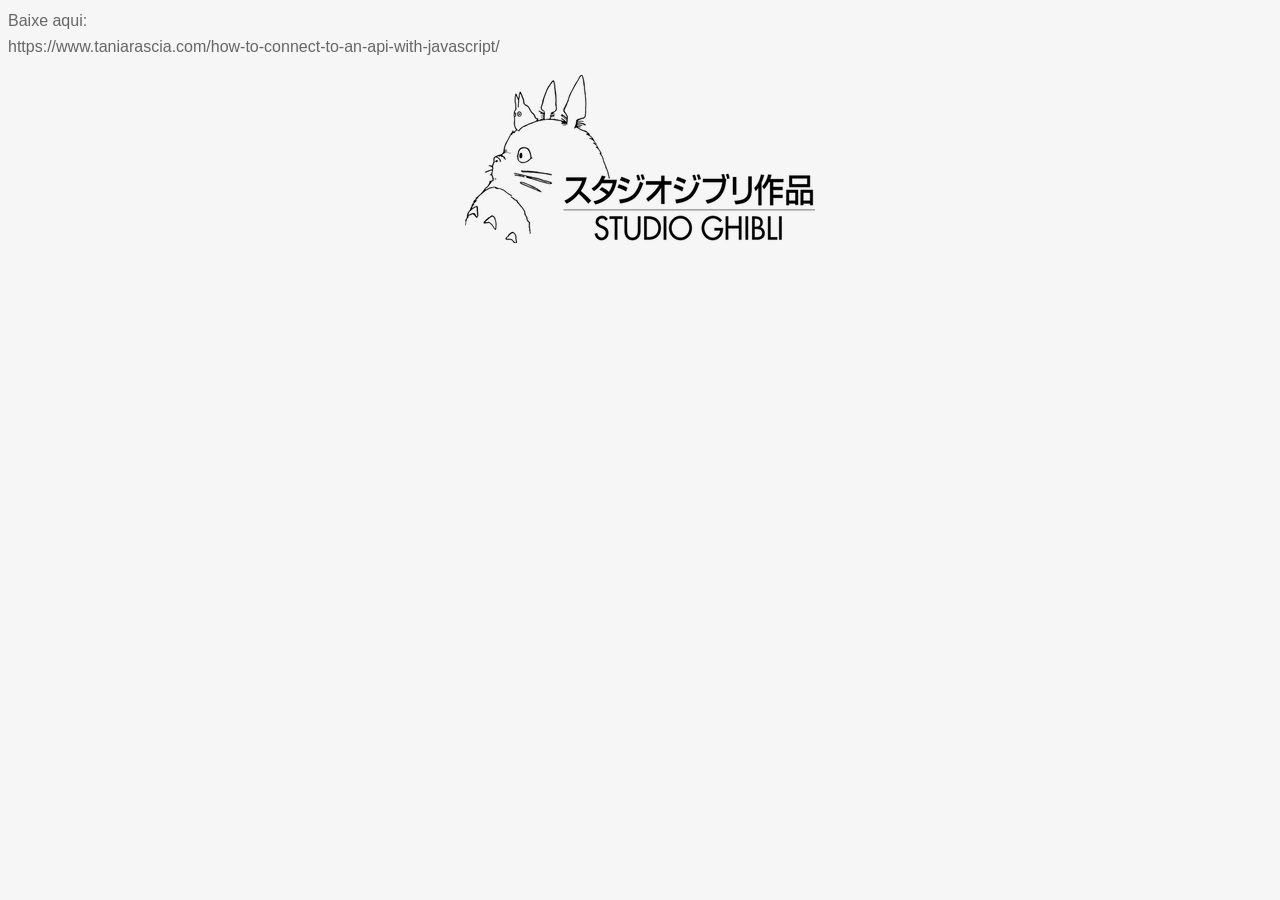
<file: v_teste_map/API_javascript/index.html>
<!doctype html>
<html lang="en">

<head>
  <meta charset="utf-8">
  <meta name="viewport" content="width=device-width, initial-scale=1.0">

  <title>Ghibli App</title>
  
  <link href="https://fonts.googleapis.com/css?family=Dosis:400,700" rel="css/stylesheet">
  <link href="css/style.css" rel="stylesheet">

</head>

<body>

<div>
	Baixe aqui: <br>
	https://www.taniarascia.com/how-to-connect-to-an-api-with-javascript/

</div>

  <div id="root"></div>

<div id="temak"></div>


  <script src="js/scripts.js"></script>
</body>

</html>
</file>
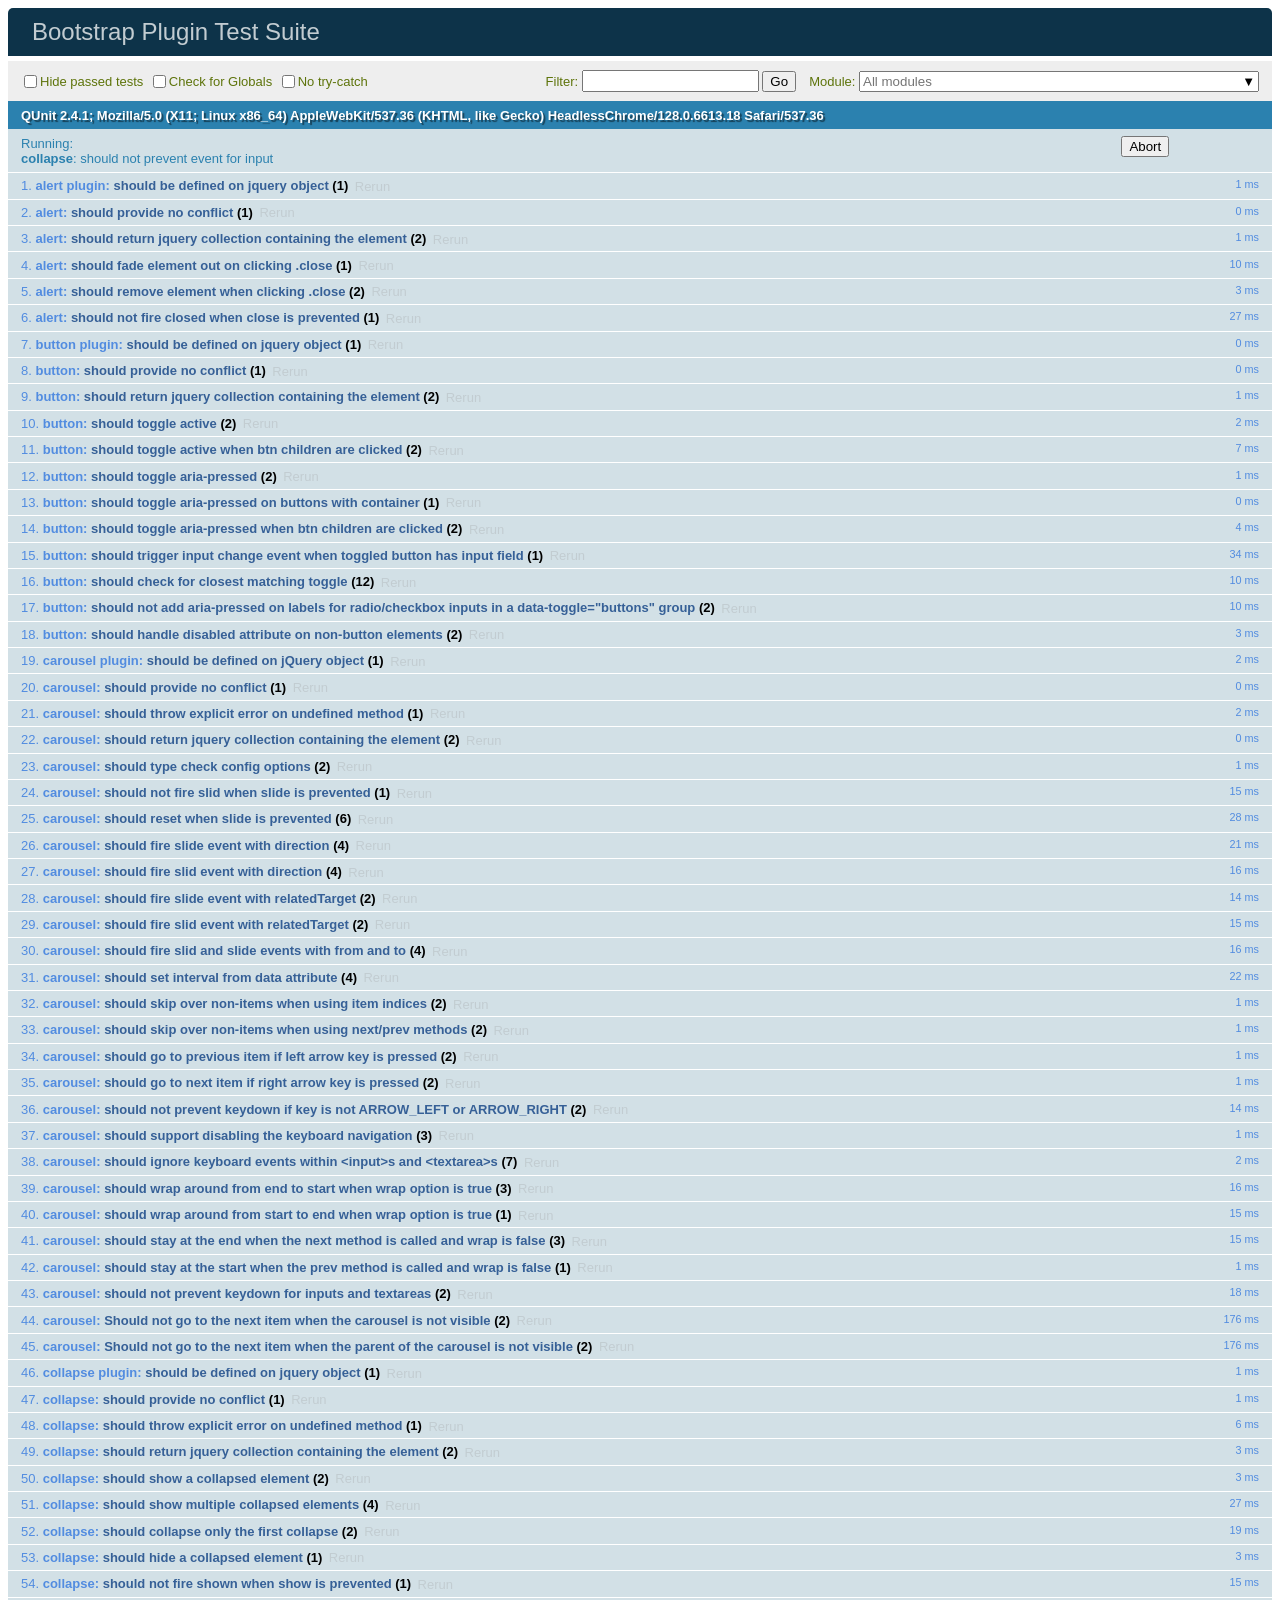
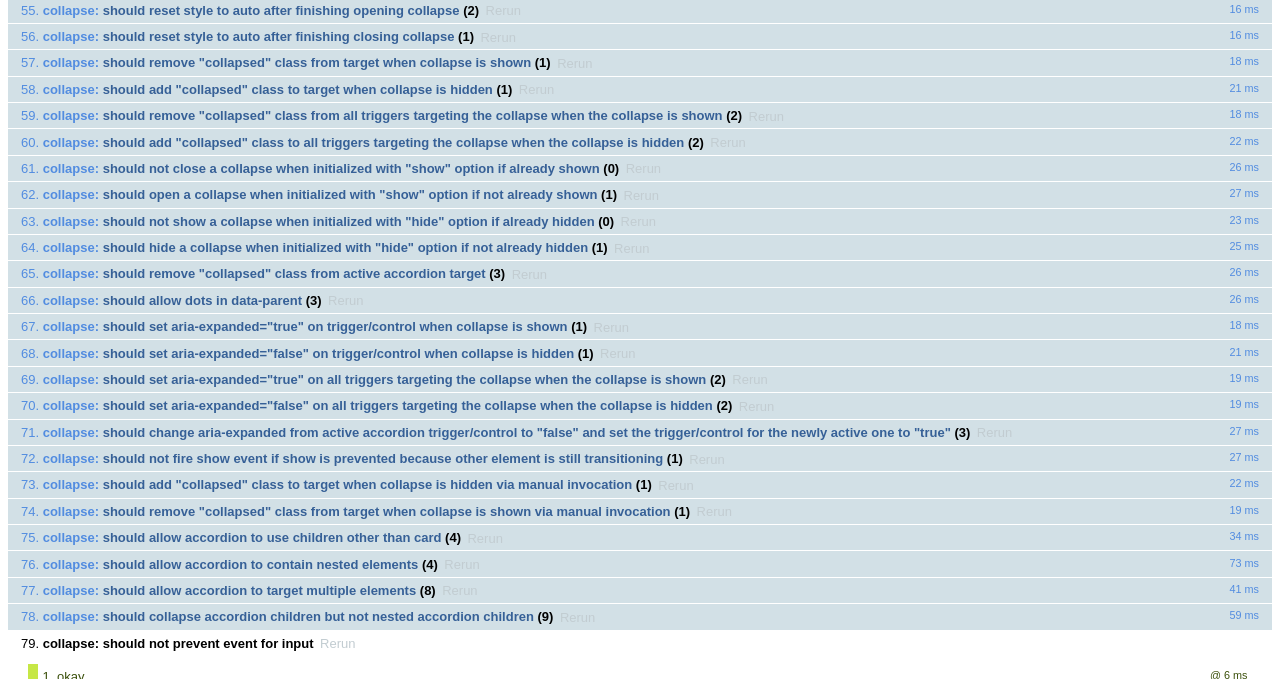
<file: v_teste_map/bootstrap-4.0.0/js/tests/index.html>
<!doctype html>
<html lang="en">
  <head>
    <meta charset="utf-8">
    <meta name="viewport" content="width=device-width, initial-scale=1, shrink-to-fit=no">
    <title>Bootstrap Plugin Test Suite</title>

    <!-- jQuery -->
    <script>
      (function () {
        var path = '../../assets/js/vendor/jquery-slim.min.js'
        // get jquery param from the query string.
        var jQueryVersion = location.search.match(/[?&]jquery=(.*?)(?=&|$)/)

        // If a version was specified, use that version from our vendor folder
        if (jQueryVersion) {
          path = 'vendor/jquery-' + jQueryVersion[1] + '.min.js'
        }
        document.write('<script src="' + path + '"><\/script>')
      }())
    </script>
    <script src="../../assets/js/vendor/popper.min.js"></script>

    <!-- QUnit -->
    <link rel="stylesheet" href="vendor/qunit.css" media="screen">
    <script src="vendor/qunit.js"></script>

    <script>
      // Disable jQuery event aliases to ensure we don't accidentally use any of them
      [
        'blur',
        'focus',
        'focusin',
        'focusout',
        'resize',
        'scroll',
        'click',
        'dblclick',
        'mousedown',
        'mouseup',
        'mousemove',
        'mouseover',
        'mouseout',
        'mouseenter',
        'mouseleave',
        'change',
        'select',
        'submit',
        'keydown',
        'keypress',
        'keyup',
        'contextmenu'
      ].forEach(function(eventAlias) {
        $.fn[eventAlias] = function() {
          throw new Error('Using the ".' + eventAlias + '()" method is not allowed, so that Bootstrap can be compatible with custom jQuery builds which exclude the "event aliases" module that defines said method. See https://github.com/twbs/bootstrap/blob/master/CONTRIBUTING.md#js')
        }
      })

      // Require assert.expect in each test
      QUnit.config.requireExpects = true

      // See https://github.com/axemclion/grunt-saucelabs#test-result-details-with-qunit
      var log = []
      var testName

      QUnit.done(function(testResults) {
        var tests = []
        for (var i = 0; i < log.length; i++) {
          var details = log[i]
          tests.push({
            name: details.name,
            result: details.result,
            expected: details.expected,
            actual: details.actual,
            source: details.source
          })
        }
        testResults.tests = tests

        window.global_test_results = testResults
      })

      QUnit.testStart(function(testDetails) {
        QUnit.log(function(details) {
          if (!details.result) {
            details.name = testDetails.name
            log.push(details)
          }
        })
      })

      // Display fixture on-screen on iOS to avoid false positives
      // See https://github.com/twbs/bootstrap/pull/15955
      if (/iPhone|iPad|iPod/.test(navigator.userAgent)) {
        QUnit.begin(function() {
          $('#qunit-fixture').css({ top: 0, left: 0 })
        })

        QUnit.done(function() {
          $('#qunit-fixture').css({ top: '', left: '' })
        })
      }
    </script>

    <!-- Transpiled Plugins -->
    <script src="../dist/util.js"></script>
    <script src="../dist/alert.js"></script>
    <script src="../dist/button.js"></script>
    <script src="../dist/carousel.js"></script>
    <script src="../dist/collapse.js"></script>
    <script src="../dist/dropdown.js"></script>
    <script src="../dist/modal.js"></script>
    <script src="../dist/scrollspy.js"></script>
    <script src="../dist/tab.js"></script>
    <script src="../dist/tooltip.js"></script>
    <script src="../dist/popover.js"></script>

    <!-- Unit Tests -->
    <script src="unit/alert.js"></script>
    <script src="unit/button.js"></script>
    <script src="unit/carousel.js"></script>
    <script src="unit/collapse.js"></script>
    <script src="unit/dropdown.js"></script>
    <script src="unit/modal.js"></script>
    <script src="unit/scrollspy.js"></script>
    <script src="unit/tab.js"></script>
    <script src="unit/tooltip.js"></script>
    <script src="unit/popover.js"></script>
    <script src="unit/util.js"></script>
  </head>
  <body>
    <div id="qunit-container">
      <div id="qunit"></div>
      <div id="qunit-fixture"></div>
    </div>
  </body>
</html>
</file>
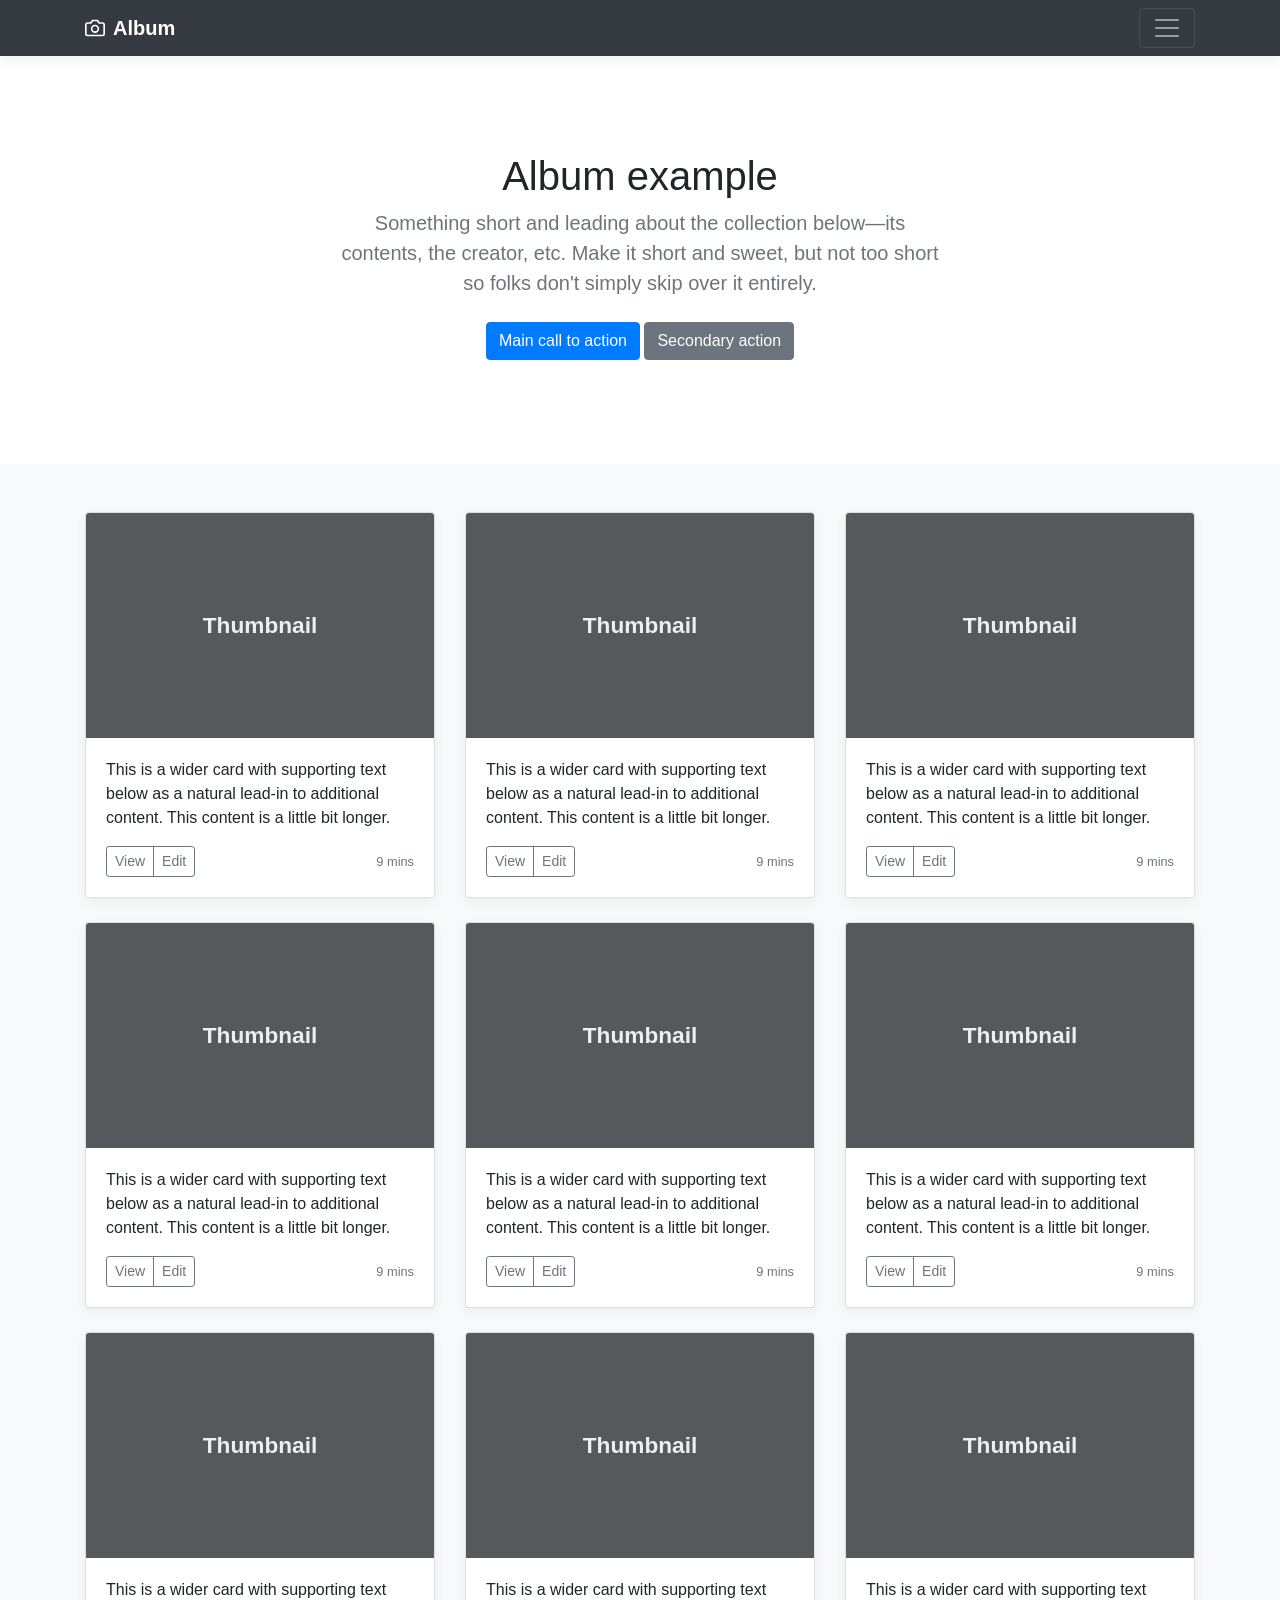
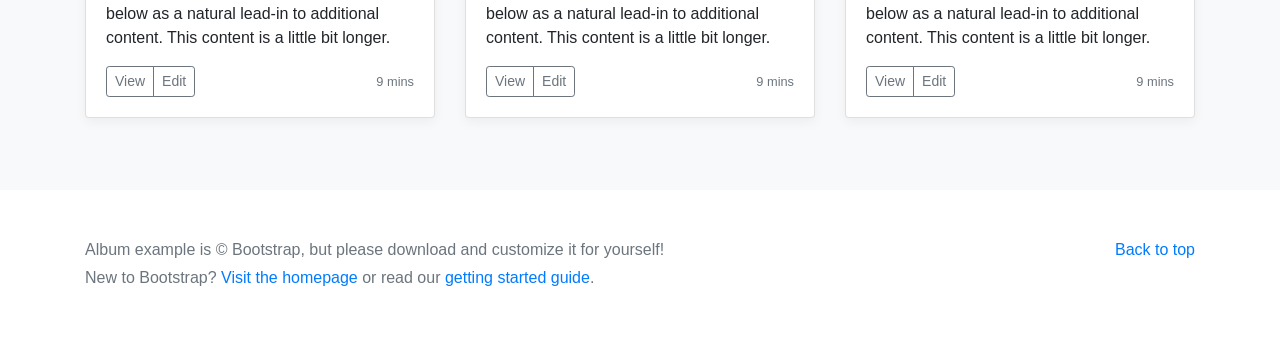
<file: v_teste_map/bootstrap-4.0.0/docs/4.0/examples/album/index.html>
<!doctype html>
<html lang="en">
  <head>
    <meta charset="utf-8">
    <meta name="viewport" content="width=device-width, initial-scale=1, shrink-to-fit=no">
    <meta name="description" content="">
    <meta name="author" content="">
    <link rel="icon" href="../../../../favicon.ico">

    <title>Album example for Bootstrap</title>

    <!-- Bootstrap core CSS -->
    <link href="../../../../dist/css/bootstrap.min.css" rel="stylesheet">

    <!-- Custom styles for this template -->
    <link href="album.css" rel="stylesheet">
  </head>

  <body>

    <header>
      <div class="collapse bg-dark" id="navbarHeader">
        <div class="container">
          <div class="row">
            <div class="col-sm-8 col-md-7 py-4">
              <h4 class="text-white">About</h4>
              <p class="text-muted">Add some information about the album below, the author, or any other background context. Make it a few sentences long so folks can pick up some informative tidbits. Then, link them off to some social networking sites or contact information.</p>
            </div>
            <div class="col-sm-4 offset-md-1 py-4">
              <h4 class="text-white">Contact</h4>
              <ul class="list-unstyled">
                <li><a href="#" class="text-white">Follow on Twitter</a></li>
                <li><a href="#" class="text-white">Like on Facebook</a></li>
                <li><a href="#" class="text-white">Email me</a></li>
              </ul>
            </div>
          </div>
        </div>
      </div>
      <div class="navbar navbar-dark bg-dark box-shadow">
        <div class="container d-flex justify-content-between">
          <a href="#" class="navbar-brand d-flex align-items-center">
            <svg xmlns="http://www.w3.org/2000/svg" width="20" height="20" viewBox="0 0 24 24" fill="none" stroke="currentColor" stroke-width="2" stroke-linecap="round" stroke-linejoin="round" class="mr-2"><path d="M23 19a2 2 0 0 1-2 2H3a2 2 0 0 1-2-2V8a2 2 0 0 1 2-2h4l2-3h6l2 3h4a2 2 0 0 1 2 2z"></path><circle cx="12" cy="13" r="4"></circle></svg>
            <strong>Album</strong>
          </a>
          <button class="navbar-toggler" type="button" data-toggle="collapse" data-target="#navbarHeader" aria-controls="navbarHeader" aria-expanded="false" aria-label="Toggle navigation">
            <span class="navbar-toggler-icon"></span>
          </button>
        </div>
      </div>
    </header>

    <main role="main">

      <section class="jumbotron text-center">
        <div class="container">
          <h1 class="jumbotron-heading">Album example</h1>
          <p class="lead text-muted">Something short and leading about the collection below—its contents, the creator, etc. Make it short and sweet, but not too short so folks don't simply skip over it entirely.</p>
          <p>
            <a href="#" class="btn btn-primary my-2">Main call to action</a>
            <a href="#" class="btn btn-secondary my-2">Secondary action</a>
          </p>
        </div>
      </section>

      <div class="album py-5 bg-light">
        <div class="container">

          <div class="row">
            <div class="col-md-4">
              <div class="card mb-4 box-shadow">
                <img class="card-img-top" data-src="holder.js/100px225?theme=thumb&bg=55595c&fg=eceeef&text=Thumbnail" alt="Card image cap">
                <div class="card-body">
                  <p class="card-text">This is a wider card with supporting text below as a natural lead-in to additional content. This content is a little bit longer.</p>
                  <div class="d-flex justify-content-between align-items-center">
                    <div class="btn-group">
                      <button type="button" class="btn btn-sm btn-outline-secondary">View</button>
                      <button type="button" class="btn btn-sm btn-outline-secondary">Edit</button>
                    </div>
                    <small class="text-muted">9 mins</small>
                  </div>
                </div>
              </div>
            </div>
            <div class="col-md-4">
              <div class="card mb-4 box-shadow">
                <img class="card-img-top" data-src="holder.js/100px225?theme=thumb&bg=55595c&fg=eceeef&text=Thumbnail" alt="Card image cap">
                <div class="card-body">
                  <p class="card-text">This is a wider card with supporting text below as a natural lead-in to additional content. This content is a little bit longer.</p>
                  <div class="d-flex justify-content-between align-items-center">
                    <div class="btn-group">
                      <button type="button" class="btn btn-sm btn-outline-secondary">View</button>
                      <button type="button" class="btn btn-sm btn-outline-secondary">Edit</button>
                    </div>
                    <small class="text-muted">9 mins</small>
                  </div>
                </div>
              </div>
            </div>
            <div class="col-md-4">
              <div class="card mb-4 box-shadow">
                <img class="card-img-top" data-src="holder.js/100px225?theme=thumb&bg=55595c&fg=eceeef&text=Thumbnail" alt="Card image cap">
                <div class="card-body">
                  <p class="card-text">This is a wider card with supporting text below as a natural lead-in to additional content. This content is a little bit longer.</p>
                  <div class="d-flex justify-content-between align-items-center">
                    <div class="btn-group">
                      <button type="button" class="btn btn-sm btn-outline-secondary">View</button>
                      <button type="button" class="btn btn-sm btn-outline-secondary">Edit</button>
                    </div>
                    <small class="text-muted">9 mins</small>
                  </div>
                </div>
              </div>
            </div>

            <div class="col-md-4">
              <div class="card mb-4 box-shadow">
                <img class="card-img-top" data-src="holder.js/100px225?theme=thumb&bg=55595c&fg=eceeef&text=Thumbnail" alt="Card image cap">
                <div class="card-body">
                  <p class="card-text">This is a wider card with supporting text below as a natural lead-in to additional content. This content is a little bit longer.</p>
                  <div class="d-flex justify-content-between align-items-center">
                    <div class="btn-group">
                      <button type="button" class="btn btn-sm btn-outline-secondary">View</button>
                      <button type="button" class="btn btn-sm btn-outline-secondary">Edit</button>
                    </div>
                    <small class="text-muted">9 mins</small>
                  </div>
                </div>
              </div>
            </div>
            <div class="col-md-4">
              <div class="card mb-4 box-shadow">
                <img class="card-img-top" data-src="holder.js/100px225?theme=thumb&bg=55595c&fg=eceeef&text=Thumbnail" alt="Card image cap">
                <div class="card-body">
                  <p class="card-text">This is a wider card with supporting text below as a natural lead-in to additional content. This content is a little bit longer.</p>
                  <div class="d-flex justify-content-between align-items-center">
                    <div class="btn-group">
                      <button type="button" class="btn btn-sm btn-outline-secondary">View</button>
                      <button type="button" class="btn btn-sm btn-outline-secondary">Edit</button>
                    </div>
                    <small class="text-muted">9 mins</small>
                  </div>
                </div>
              </div>
            </div>
            <div class="col-md-4">
              <div class="card mb-4 box-shadow">
                <img class="card-img-top" data-src="holder.js/100px225?theme=thumb&bg=55595c&fg=eceeef&text=Thumbnail" alt="Card image cap">
                <div class="card-body">
                  <p class="card-text">This is a wider card with supporting text below as a natural lead-in to additional content. This content is a little bit longer.</p>
                  <div class="d-flex justify-content-between align-items-center">
                    <div class="btn-group">
                      <button type="button" class="btn btn-sm btn-outline-secondary">View</button>
                      <button type="button" class="btn btn-sm btn-outline-secondary">Edit</button>
                    </div>
                    <small class="text-muted">9 mins</small>
                  </div>
                </div>
              </div>
            </div>

            <div class="col-md-4">
              <div class="card mb-4 box-shadow">
                <img class="card-img-top" data-src="holder.js/100px225?theme=thumb&bg=55595c&fg=eceeef&text=Thumbnail" alt="Card image cap">
                <div class="card-body">
                  <p class="card-text">This is a wider card with supporting text below as a natural lead-in to additional content. This content is a little bit longer.</p>
                  <div class="d-flex justify-content-between align-items-center">
                    <div class="btn-group">
                      <button type="button" class="btn btn-sm btn-outline-secondary">View</button>
                      <button type="button" class="btn btn-sm btn-outline-secondary">Edit</button>
                    </div>
                    <small class="text-muted">9 mins</small>
                  </div>
                </div>
              </div>
            </div>
            <div class="col-md-4">
              <div class="card mb-4 box-shadow">
                <img class="card-img-top" data-src="holder.js/100px225?theme=thumb&bg=55595c&fg=eceeef&text=Thumbnail" alt="Card image cap">
                <div class="card-body">
                  <p class="card-text">This is a wider card with supporting text below as a natural lead-in to additional content. This content is a little bit longer.</p>
                  <div class="d-flex justify-content-between align-items-center">
                    <div class="btn-group">
                      <button type="button" class="btn btn-sm btn-outline-secondary">View</button>
                      <button type="button" class="btn btn-sm btn-outline-secondary">Edit</button>
                    </div>
                    <small class="text-muted">9 mins</small>
                  </div>
                </div>
              </div>
            </div>
            <div class="col-md-4">
              <div class="card mb-4 box-shadow">
                <img class="card-img-top" data-src="holder.js/100px225?theme=thumb&bg=55595c&fg=eceeef&text=Thumbnail" alt="Card image cap">
                <div class="card-body">
                  <p class="card-text">This is a wider card with supporting text below as a natural lead-in to additional content. This content is a little bit longer.</p>
                  <div class="d-flex justify-content-between align-items-center">
                    <div class="btn-group">
                      <button type="button" class="btn btn-sm btn-outline-secondary">View</button>
                      <button type="button" class="btn btn-sm btn-outline-secondary">Edit</button>
                    </div>
                    <small class="text-muted">9 mins</small>
                  </div>
                </div>
              </div>
            </div>
          </div>
        </div>
      </div>

    </main>

    <footer class="text-muted">
      <div class="container">
        <p class="float-right">
          <a href="#">Back to top</a>
        </p>
        <p>Album example is &copy; Bootstrap, but please download and customize it for yourself!</p>
        <p>New to Bootstrap? <a href="../../">Visit the homepage</a> or read our <a href="../../getting-started/">getting started guide</a>.</p>
      </div>
    </footer>

    <!-- Bootstrap core JavaScript
    ================================================== -->
    <!-- Placed at the end of the document so the pages load faster -->
    <script src="https://code.jquery.com/jquery-3.2.1.slim.min.js" integrity="sha384-KJ3o2DKtIkvYIK3UENzmM7KCkRr/rE9/Qpg6aAZGJwFDMVNA/GpGFF93hXpG5KkN" crossorigin="anonymous"></script>
    <script>window.jQuery || document.write('<script src="../../../../assets/js/vendor/jquery-slim.min.js"><\/script>')</script>
    <script src="../../../../assets/js/vendor/popper.min.js"></script>
    <script src="../../../../dist/js/bootstrap.min.js"></script>
    <script src="../../../../assets/js/vendor/holder.min.js"></script>
  </body>
</html>
</file>
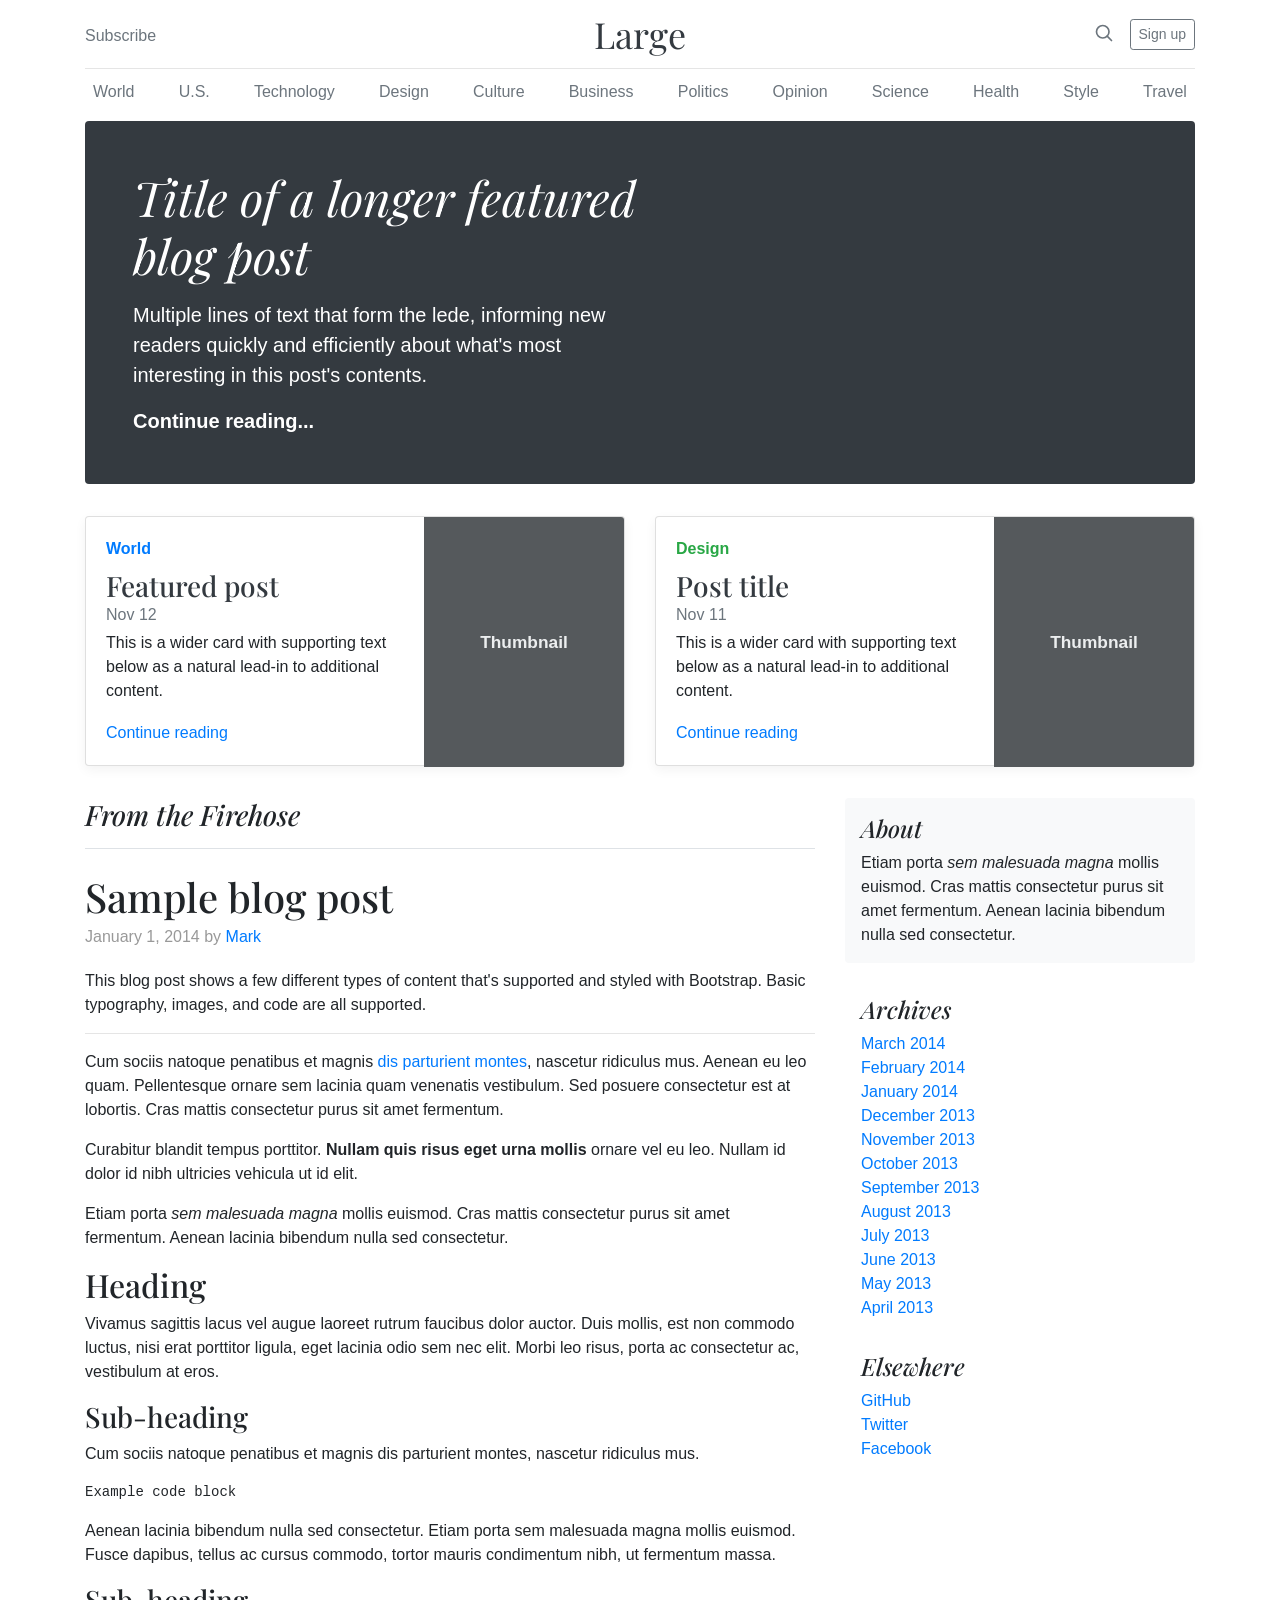
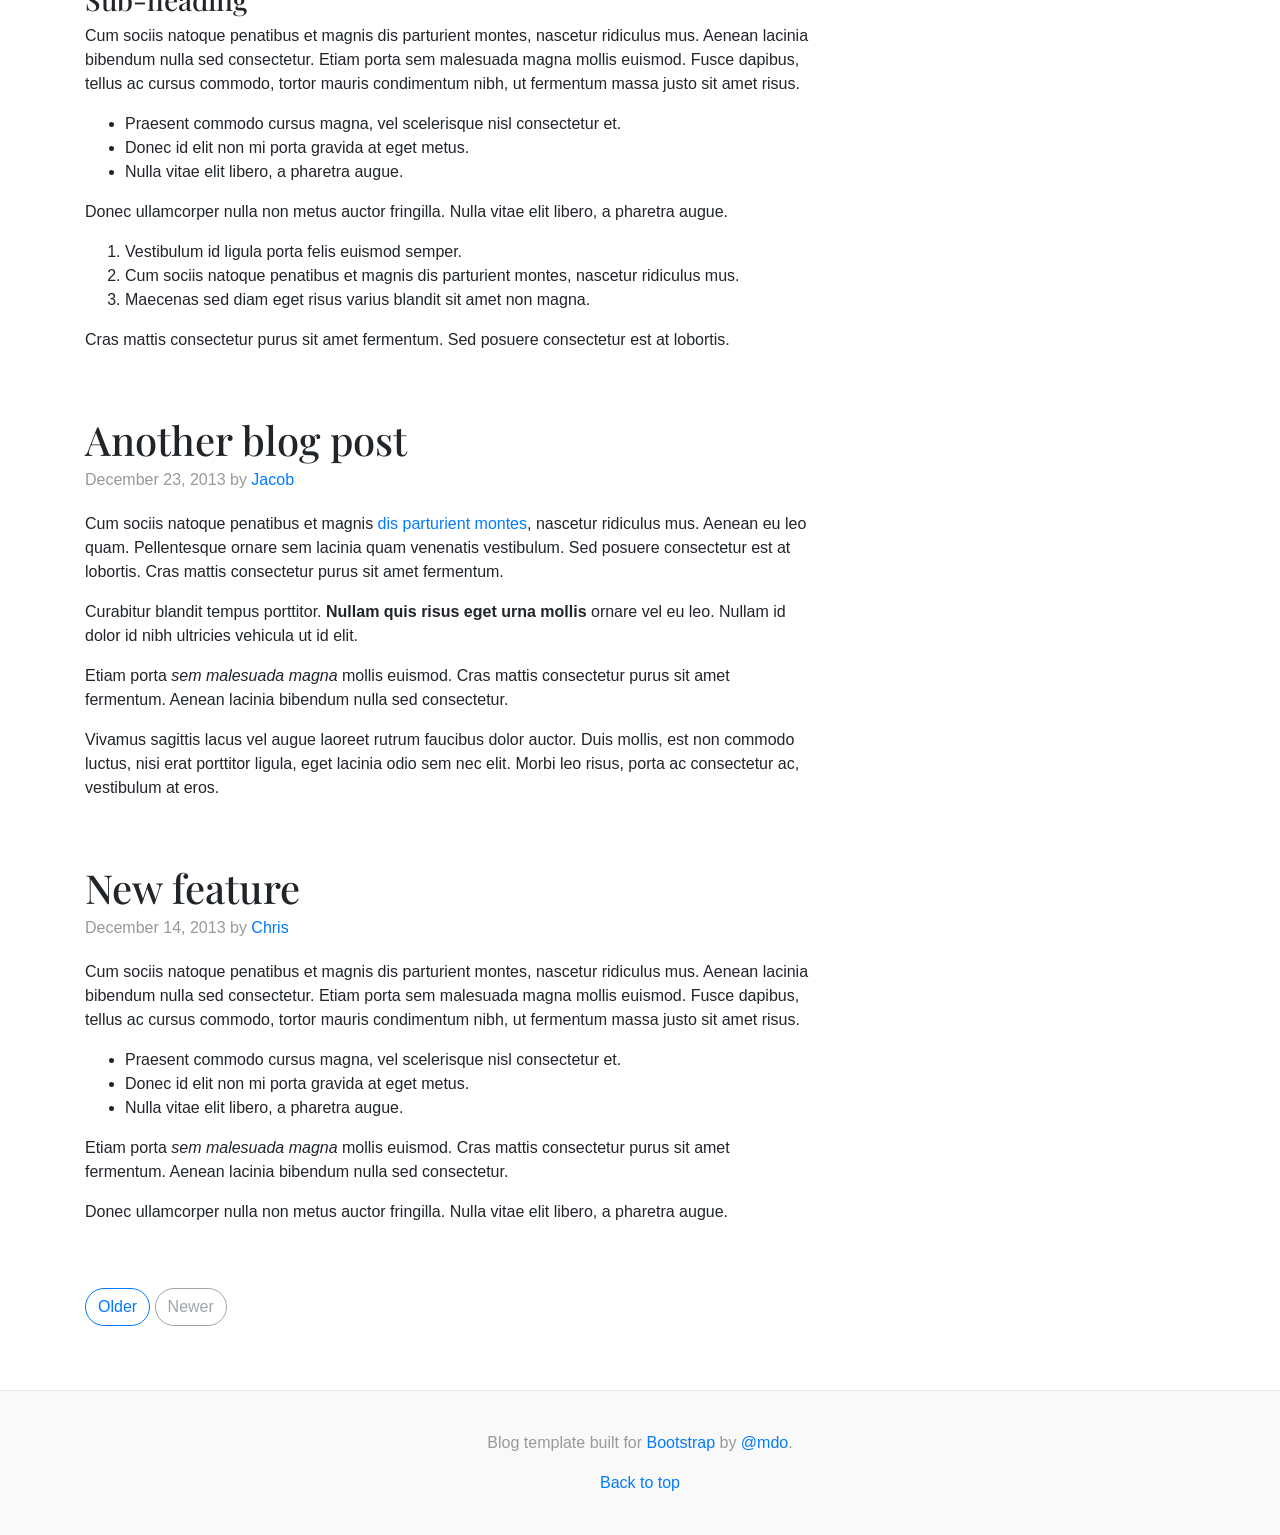
<file: v_teste_map/bootstrap-4.0.0/docs/4.0/examples/blog/index.html>
<!doctype html>
<html lang="en">
  <head>
    <meta charset="utf-8">
    <meta name="viewport" content="width=device-width, initial-scale=1, shrink-to-fit=no">
    <meta name="description" content="">
    <meta name="author" content="">
    <link rel="icon" href="../../../../favicon.ico">

    <title>Blog Template for Bootstrap</title>

    <!-- Bootstrap core CSS -->
    <link href="../../../../dist/css/bootstrap.min.css" rel="stylesheet">

    <!-- Custom styles for this template -->
    <link href="https://fonts.googleapis.com/css?family=Playfair+Display:700,900" rel="stylesheet">
    <link href="blog.css" rel="stylesheet">
  </head>

  <body>

    <div class="container">
      <header class="blog-header py-3">
        <div class="row flex-nowrap justify-content-between align-items-center">
          <div class="col-4 pt-1">
            <a class="text-muted" href="#">Subscribe</a>
          </div>
          <div class="col-4 text-center">
            <a class="blog-header-logo text-dark" href="#">Large</a>
          </div>
          <div class="col-4 d-flex justify-content-end align-items-center">
            <a class="text-muted" href="#">
              <svg xmlns="http://www.w3.org/2000/svg" width="20" height="20" viewBox="0 0 24 24" fill="none" stroke="currentColor" stroke-width="2" stroke-linecap="round" stroke-linejoin="round" class="mx-3"><circle cx="10.5" cy="10.5" r="7.5"></circle><line x1="21" y1="21" x2="15.8" y2="15.8"></line></svg>
            </a>
            <a class="btn btn-sm btn-outline-secondary" href="#">Sign up</a>
          </div>
        </div>
      </header>

      <div class="nav-scroller py-1 mb-2">
        <nav class="nav d-flex justify-content-between">
          <a class="p-2 text-muted" href="#">World</a>
          <a class="p-2 text-muted" href="#">U.S.</a>
          <a class="p-2 text-muted" href="#">Technology</a>
          <a class="p-2 text-muted" href="#">Design</a>
          <a class="p-2 text-muted" href="#">Culture</a>
          <a class="p-2 text-muted" href="#">Business</a>
          <a class="p-2 text-muted" href="#">Politics</a>
          <a class="p-2 text-muted" href="#">Opinion</a>
          <a class="p-2 text-muted" href="#">Science</a>
          <a class="p-2 text-muted" href="#">Health</a>
          <a class="p-2 text-muted" href="#">Style</a>
          <a class="p-2 text-muted" href="#">Travel</a>
        </nav>
      </div>

      <div class="jumbotron p-3 p-md-5 text-white rounded bg-dark">
        <div class="col-md-6 px-0">
          <h1 class="display-4 font-italic">Title of a longer featured blog post</h1>
          <p class="lead my-3">Multiple lines of text that form the lede, informing new readers quickly and efficiently about what's most interesting in this post's contents.</p>
          <p class="lead mb-0"><a href="#" class="text-white font-weight-bold">Continue reading...</a></p>
        </div>
      </div>

      <div class="row mb-2">
        <div class="col-md-6">
          <div class="card flex-md-row mb-4 box-shadow h-md-250">
            <div class="card-body d-flex flex-column align-items-start">
              <strong class="d-inline-block mb-2 text-primary">World</strong>
              <h3 class="mb-0">
                <a class="text-dark" href="#">Featured post</a>
              </h3>
              <div class="mb-1 text-muted">Nov 12</div>
              <p class="card-text mb-auto">This is a wider card with supporting text below as a natural lead-in to additional content.</p>
              <a href="#">Continue reading</a>
            </div>
            <img class="card-img-right flex-auto d-none d-md-block" data-src="holder.js/200x250?theme=thumb" alt="Card image cap">
          </div>
        </div>
        <div class="col-md-6">
          <div class="card flex-md-row mb-4 box-shadow h-md-250">
            <div class="card-body d-flex flex-column align-items-start">
              <strong class="d-inline-block mb-2 text-success">Design</strong>
              <h3 class="mb-0">
                <a class="text-dark" href="#">Post title</a>
              </h3>
              <div class="mb-1 text-muted">Nov 11</div>
              <p class="card-text mb-auto">This is a wider card with supporting text below as a natural lead-in to additional content.</p>
              <a href="#">Continue reading</a>
            </div>
            <img class="card-img-right flex-auto d-none d-md-block" data-src="holder.js/200x250?theme=thumb" alt="Card image cap">
          </div>
        </div>
      </div>
    </div>

    <main role="main" class="container">
      <div class="row">
        <div class="col-md-8 blog-main">
          <h3 class="pb-3 mb-4 font-italic border-bottom">
            From the Firehose
          </h3>

          <div class="blog-post">
            <h2 class="blog-post-title">Sample blog post</h2>
            <p class="blog-post-meta">January 1, 2014 by <a href="#">Mark</a></p>

            <p>This blog post shows a few different types of content that's supported and styled with Bootstrap. Basic typography, images, and code are all supported.</p>
            <hr>
            <p>Cum sociis natoque penatibus et magnis <a href="#">dis parturient montes</a>, nascetur ridiculus mus. Aenean eu leo quam. Pellentesque ornare sem lacinia quam venenatis vestibulum. Sed posuere consectetur est at lobortis. Cras mattis consectetur purus sit amet fermentum.</p>
            <blockquote>
              <p>Curabitur blandit tempus porttitor. <strong>Nullam quis risus eget urna mollis</strong> ornare vel eu leo. Nullam id dolor id nibh ultricies vehicula ut id elit.</p>
            </blockquote>
            <p>Etiam porta <em>sem malesuada magna</em> mollis euismod. Cras mattis consectetur purus sit amet fermentum. Aenean lacinia bibendum nulla sed consectetur.</p>
            <h2>Heading</h2>
            <p>Vivamus sagittis lacus vel augue laoreet rutrum faucibus dolor auctor. Duis mollis, est non commodo luctus, nisi erat porttitor ligula, eget lacinia odio sem nec elit. Morbi leo risus, porta ac consectetur ac, vestibulum at eros.</p>
            <h3>Sub-heading</h3>
            <p>Cum sociis natoque penatibus et magnis dis parturient montes, nascetur ridiculus mus.</p>
            <pre><code>Example code block</code></pre>
            <p>Aenean lacinia bibendum nulla sed consectetur. Etiam porta sem malesuada magna mollis euismod. Fusce dapibus, tellus ac cursus commodo, tortor mauris condimentum nibh, ut fermentum massa.</p>
            <h3>Sub-heading</h3>
            <p>Cum sociis natoque penatibus et magnis dis parturient montes, nascetur ridiculus mus. Aenean lacinia bibendum nulla sed consectetur. Etiam porta sem malesuada magna mollis euismod. Fusce dapibus, tellus ac cursus commodo, tortor mauris condimentum nibh, ut fermentum massa justo sit amet risus.</p>
            <ul>
              <li>Praesent commodo cursus magna, vel scelerisque nisl consectetur et.</li>
              <li>Donec id elit non mi porta gravida at eget metus.</li>
              <li>Nulla vitae elit libero, a pharetra augue.</li>
            </ul>
            <p>Donec ullamcorper nulla non metus auctor fringilla. Nulla vitae elit libero, a pharetra augue.</p>
            <ol>
              <li>Vestibulum id ligula porta felis euismod semper.</li>
              <li>Cum sociis natoque penatibus et magnis dis parturient montes, nascetur ridiculus mus.</li>
              <li>Maecenas sed diam eget risus varius blandit sit amet non magna.</li>
            </ol>
            <p>Cras mattis consectetur purus sit amet fermentum. Sed posuere consectetur est at lobortis.</p>
          </div><!-- /.blog-post -->

          <div class="blog-post">
            <h2 class="blog-post-title">Another blog post</h2>
            <p class="blog-post-meta">December 23, 2013 by <a href="#">Jacob</a></p>

            <p>Cum sociis natoque penatibus et magnis <a href="#">dis parturient montes</a>, nascetur ridiculus mus. Aenean eu leo quam. Pellentesque ornare sem lacinia quam venenatis vestibulum. Sed posuere consectetur est at lobortis. Cras mattis consectetur purus sit amet fermentum.</p>
            <blockquote>
              <p>Curabitur blandit tempus porttitor. <strong>Nullam quis risus eget urna mollis</strong> ornare vel eu leo. Nullam id dolor id nibh ultricies vehicula ut id elit.</p>
            </blockquote>
            <p>Etiam porta <em>sem malesuada magna</em> mollis euismod. Cras mattis consectetur purus sit amet fermentum. Aenean lacinia bibendum nulla sed consectetur.</p>
            <p>Vivamus sagittis lacus vel augue laoreet rutrum faucibus dolor auctor. Duis mollis, est non commodo luctus, nisi erat porttitor ligula, eget lacinia odio sem nec elit. Morbi leo risus, porta ac consectetur ac, vestibulum at eros.</p>
          </div><!-- /.blog-post -->

          <div class="blog-post">
            <h2 class="blog-post-title">New feature</h2>
            <p class="blog-post-meta">December 14, 2013 by <a href="#">Chris</a></p>

            <p>Cum sociis natoque penatibus et magnis dis parturient montes, nascetur ridiculus mus. Aenean lacinia bibendum nulla sed consectetur. Etiam porta sem malesuada magna mollis euismod. Fusce dapibus, tellus ac cursus commodo, tortor mauris condimentum nibh, ut fermentum massa justo sit amet risus.</p>
            <ul>
              <li>Praesent commodo cursus magna, vel scelerisque nisl consectetur et.</li>
              <li>Donec id elit non mi porta gravida at eget metus.</li>
              <li>Nulla vitae elit libero, a pharetra augue.</li>
            </ul>
            <p>Etiam porta <em>sem malesuada magna</em> mollis euismod. Cras mattis consectetur purus sit amet fermentum. Aenean lacinia bibendum nulla sed consectetur.</p>
            <p>Donec ullamcorper nulla non metus auctor fringilla. Nulla vitae elit libero, a pharetra augue.</p>
          </div><!-- /.blog-post -->

          <nav class="blog-pagination">
            <a class="btn btn-outline-primary" href="#">Older</a>
            <a class="btn btn-outline-secondary disabled" href="#">Newer</a>
          </nav>

        </div><!-- /.blog-main -->

        <aside class="col-md-4 blog-sidebar">
          <div class="p-3 mb-3 bg-light rounded">
            <h4 class="font-italic">About</h4>
            <p class="mb-0">Etiam porta <em>sem malesuada magna</em> mollis euismod. Cras mattis consectetur purus sit amet fermentum. Aenean lacinia bibendum nulla sed consectetur.</p>
          </div>

          <div class="p-3">
            <h4 class="font-italic">Archives</h4>
            <ol class="list-unstyled mb-0">
              <li><a href="#">March 2014</a></li>
              <li><a href="#">February 2014</a></li>
              <li><a href="#">January 2014</a></li>
              <li><a href="#">December 2013</a></li>
              <li><a href="#">November 2013</a></li>
              <li><a href="#">October 2013</a></li>
              <li><a href="#">September 2013</a></li>
              <li><a href="#">August 2013</a></li>
              <li><a href="#">July 2013</a></li>
              <li><a href="#">June 2013</a></li>
              <li><a href="#">May 2013</a></li>
              <li><a href="#">April 2013</a></li>
            </ol>
          </div>

          <div class="p-3">
            <h4 class="font-italic">Elsewhere</h4>
            <ol class="list-unstyled">
              <li><a href="#">GitHub</a></li>
              <li><a href="#">Twitter</a></li>
              <li><a href="#">Facebook</a></li>
            </ol>
          </div>
        </aside><!-- /.blog-sidebar -->

      </div><!-- /.row -->

    </main><!-- /.container -->

    <footer class="blog-footer">
      <p>Blog template built for <a href="https://getbootstrap.com/">Bootstrap</a> by <a href="https://twitter.com/mdo">@mdo</a>.</p>
      <p>
        <a href="#">Back to top</a>
      </p>
    </footer>

    <!-- Bootstrap core JavaScript
    ================================================== -->
    <!-- Placed at the end of the document so the pages load faster -->
    <script src="https://code.jquery.com/jquery-3.2.1.slim.min.js" integrity="sha384-KJ3o2DKtIkvYIK3UENzmM7KCkRr/rE9/Qpg6aAZGJwFDMVNA/GpGFF93hXpG5KkN" crossorigin="anonymous"></script>
    <script>window.jQuery || document.write('<script src="../../../../assets/js/vendor/jquery-slim.min.js"><\/script>')</script>
    <script src="../../../../assets/js/vendor/popper.min.js"></script>
    <script src="../../../../dist/js/bootstrap.min.js"></script>
    <script src="../../../../assets/js/vendor/holder.min.js"></script>
    <script>
      Holder.addTheme('thumb', {
        bg: '#55595c',
        fg: '#eceeef',
        text: 'Thumbnail'
      });
    </script>
  </body>
</html>
</file>
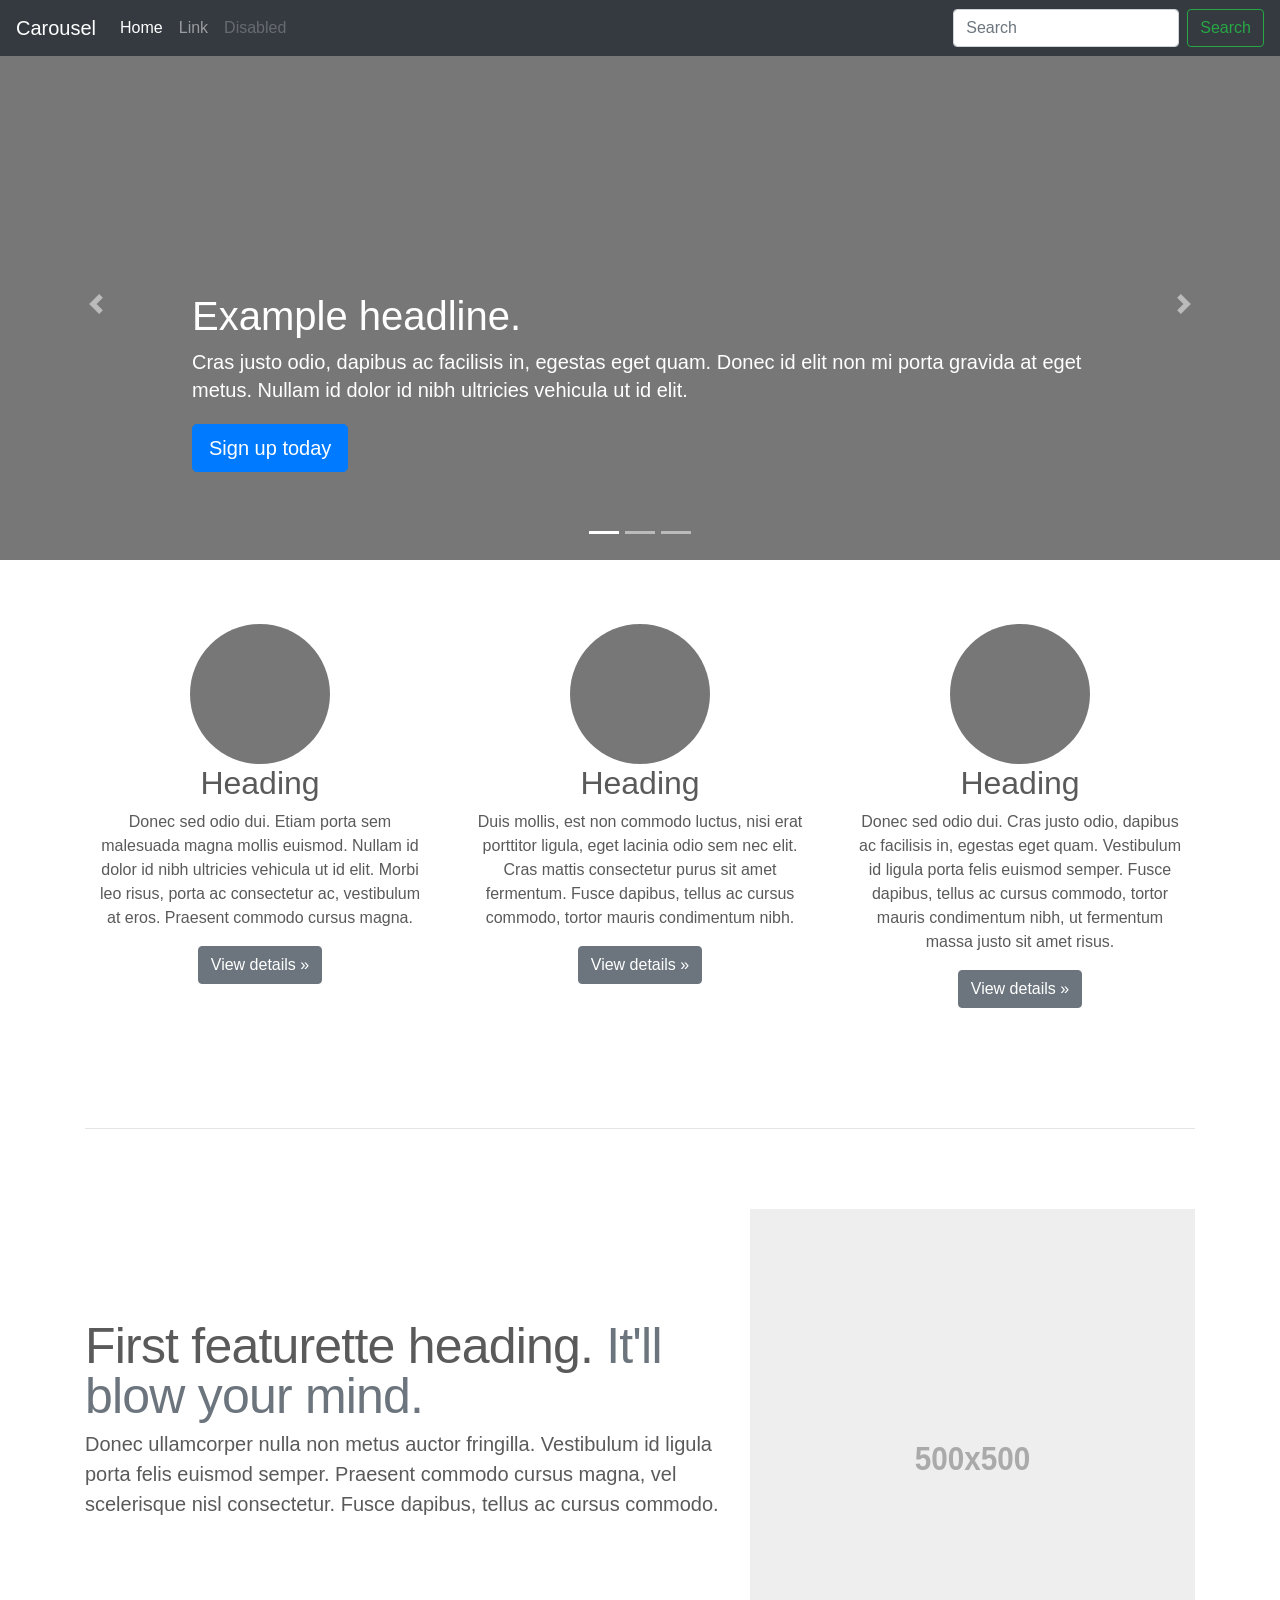
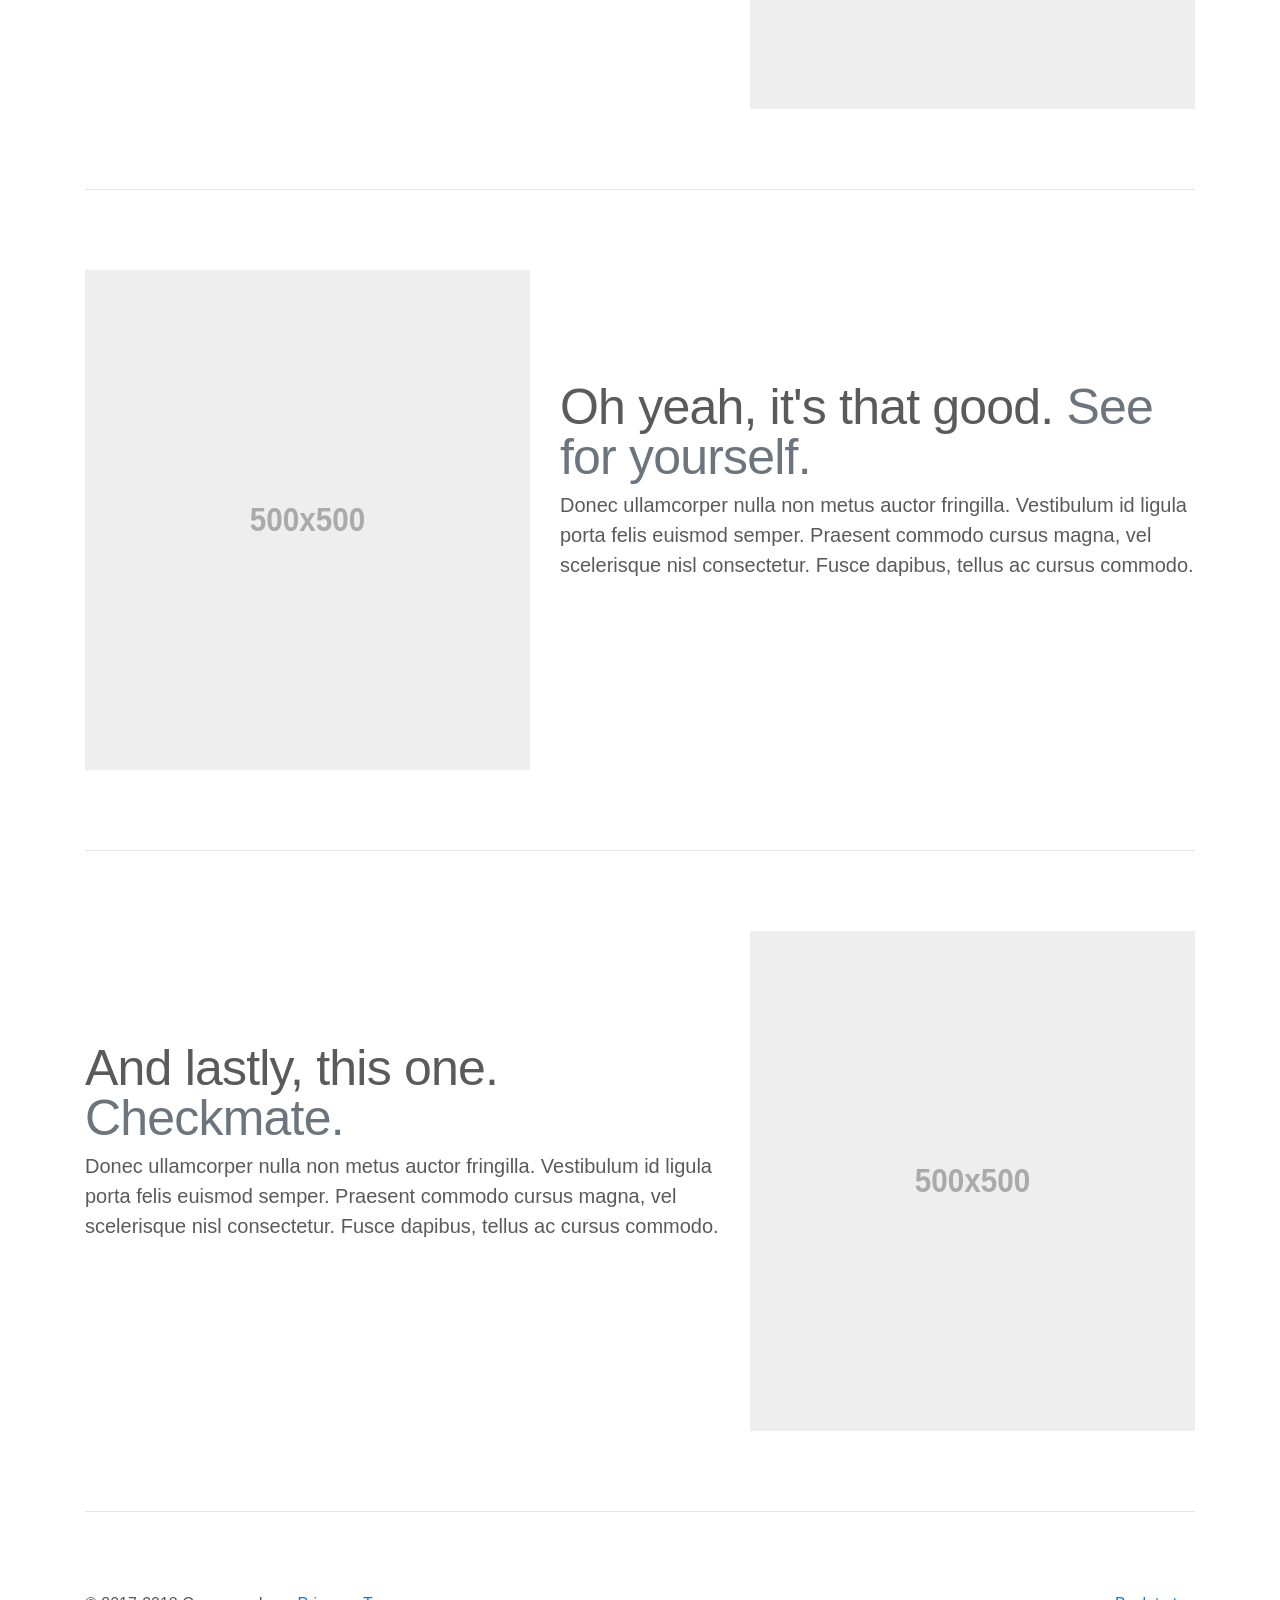
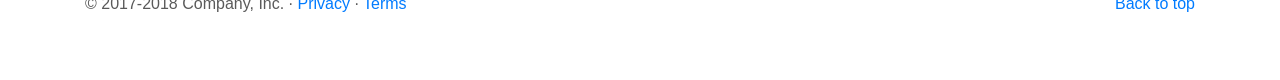
<file: v_teste_map/bootstrap-4.0.0/docs/4.0/examples/carousel/index.html>
<!doctype html>
<html lang="en">
  <head>
    <meta charset="utf-8">
    <meta name="viewport" content="width=device-width, initial-scale=1, shrink-to-fit=no">
    <meta name="description" content="">
    <meta name="author" content="">
    <link rel="icon" href="../../../../favicon.ico">

    <title>Carousel Template for Bootstrap</title>

    <!-- Bootstrap core CSS -->
    <link href="../../../../dist/css/bootstrap.min.css" rel="stylesheet">

    <!-- Custom styles for this template -->
    <link href="carousel.css" rel="stylesheet">
  </head>
  <body>

    <header>
      <nav class="navbar navbar-expand-md navbar-dark fixed-top bg-dark">
        <a class="navbar-brand" href="#">Carousel</a>
        <button class="navbar-toggler" type="button" data-toggle="collapse" data-target="#navbarCollapse" aria-controls="navbarCollapse" aria-expanded="false" aria-label="Toggle navigation">
          <span class="navbar-toggler-icon"></span>
        </button>
        <div class="collapse navbar-collapse" id="navbarCollapse">
          <ul class="navbar-nav mr-auto">
            <li class="nav-item active">
              <a class="nav-link" href="#">Home <span class="sr-only">(current)</span></a>
            </li>
            <li class="nav-item">
              <a class="nav-link" href="#">Link</a>
            </li>
            <li class="nav-item">
              <a class="nav-link disabled" href="#">Disabled</a>
            </li>
          </ul>
          <form class="form-inline mt-2 mt-md-0">
            <input class="form-control mr-sm-2" type="text" placeholder="Search" aria-label="Search">
            <button class="btn btn-outline-success my-2 my-sm-0" type="submit">Search</button>
          </form>
        </div>
      </nav>
    </header>

    <main role="main">

      <div id="myCarousel" class="carousel slide" data-ride="carousel">
        <ol class="carousel-indicators">
          <li data-target="#myCarousel" data-slide-to="0" class="active"></li>
          <li data-target="#myCarousel" data-slide-to="1"></li>
          <li data-target="#myCarousel" data-slide-to="2"></li>
        </ol>
        <div class="carousel-inner">
          <div class="carousel-item active">
            <img class="first-slide" src="[data-uri]" alt="First slide">
            <div class="container">
              <div class="carousel-caption text-left">
                <h1>Example headline.</h1>
                <p>Cras justo odio, dapibus ac facilisis in, egestas eget quam. Donec id elit non mi porta gravida at eget metus. Nullam id dolor id nibh ultricies vehicula ut id elit.</p>
                <p><a class="btn btn-lg btn-primary" href="#" role="button">Sign up today</a></p>
              </div>
            </div>
          </div>
          <div class="carousel-item">
            <img class="second-slide" src="[data-uri]" alt="Second slide">
            <div class="container">
              <div class="carousel-caption">
                <h1>Another example headline.</h1>
                <p>Cras justo odio, dapibus ac facilisis in, egestas eget quam. Donec id elit non mi porta gravida at eget metus. Nullam id dolor id nibh ultricies vehicula ut id elit.</p>
                <p><a class="btn btn-lg btn-primary" href="#" role="button">Learn more</a></p>
              </div>
            </div>
          </div>
          <div class="carousel-item">
            <img class="third-slide" src="[data-uri]" alt="Third slide">
            <div class="container">
              <div class="carousel-caption text-right">
                <h1>One more for good measure.</h1>
                <p>Cras justo odio, dapibus ac facilisis in, egestas eget quam. Donec id elit non mi porta gravida at eget metus. Nullam id dolor id nibh ultricies vehicula ut id elit.</p>
                <p><a class="btn btn-lg btn-primary" href="#" role="button">Browse gallery</a></p>
              </div>
            </div>
          </div>
        </div>
        <a class="carousel-control-prev" href="#myCarousel" role="button" data-slide="prev">
          <span class="carousel-control-prev-icon" aria-hidden="true"></span>
          <span class="sr-only">Previous</span>
        </a>
        <a class="carousel-control-next" href="#myCarousel" role="button" data-slide="next">
          <span class="carousel-control-next-icon" aria-hidden="true"></span>
          <span class="sr-only">Next</span>
        </a>
      </div>


      <!-- Marketing messaging and featurettes
      ================================================== -->
      <!-- Wrap the rest of the page in another container to center all the content. -->

      <div class="container marketing">

        <!-- Three columns of text below the carousel -->
        <div class="row">
          <div class="col-lg-4">
            <img class="rounded-circle" src="[data-uri]" alt="Generic placeholder image" width="140" height="140">
            <h2>Heading</h2>
            <p>Donec sed odio dui. Etiam porta sem malesuada magna mollis euismod. Nullam id dolor id nibh ultricies vehicula ut id elit. Morbi leo risus, porta ac consectetur ac, vestibulum at eros. Praesent commodo cursus magna.</p>
            <p><a class="btn btn-secondary" href="#" role="button">View details &raquo;</a></p>
          </div><!-- /.col-lg-4 -->
          <div class="col-lg-4">
            <img class="rounded-circle" src="[data-uri]" alt="Generic placeholder image" width="140" height="140">
            <h2>Heading</h2>
            <p>Duis mollis, est non commodo luctus, nisi erat porttitor ligula, eget lacinia odio sem nec elit. Cras mattis consectetur purus sit amet fermentum. Fusce dapibus, tellus ac cursus commodo, tortor mauris condimentum nibh.</p>
            <p><a class="btn btn-secondary" href="#" role="button">View details &raquo;</a></p>
          </div><!-- /.col-lg-4 -->
          <div class="col-lg-4">
            <img class="rounded-circle" src="[data-uri]" alt="Generic placeholder image" width="140" height="140">
            <h2>Heading</h2>
            <p>Donec sed odio dui. Cras justo odio, dapibus ac facilisis in, egestas eget quam. Vestibulum id ligula porta felis euismod semper. Fusce dapibus, tellus ac cursus commodo, tortor mauris condimentum nibh, ut fermentum massa justo sit amet risus.</p>
            <p><a class="btn btn-secondary" href="#" role="button">View details &raquo;</a></p>
          </div><!-- /.col-lg-4 -->
        </div><!-- /.row -->


        <!-- START THE FEATURETTES -->

        <hr class="featurette-divider">

        <div class="row featurette">
          <div class="col-md-7">
            <h2 class="featurette-heading">First featurette heading. <span class="text-muted">It'll blow your mind.</span></h2>
            <p class="lead">Donec ullamcorper nulla non metus auctor fringilla. Vestibulum id ligula porta felis euismod semper. Praesent commodo cursus magna, vel scelerisque nisl consectetur. Fusce dapibus, tellus ac cursus commodo.</p>
          </div>
          <div class="col-md-5">
            <img class="featurette-image img-fluid mx-auto" data-src="holder.js/500x500/auto" alt="Generic placeholder image">
          </div>
        </div>

        <hr class="featurette-divider">

        <div class="row featurette">
          <div class="col-md-7 order-md-2">
            <h2 class="featurette-heading">Oh yeah, it's that good. <span class="text-muted">See for yourself.</span></h2>
            <p class="lead">Donec ullamcorper nulla non metus auctor fringilla. Vestibulum id ligula porta felis euismod semper. Praesent commodo cursus magna, vel scelerisque nisl consectetur. Fusce dapibus, tellus ac cursus commodo.</p>
          </div>
          <div class="col-md-5 order-md-1">
            <img class="featurette-image img-fluid mx-auto" data-src="holder.js/500x500/auto" alt="Generic placeholder image">
          </div>
        </div>

        <hr class="featurette-divider">

        <div class="row featurette">
          <div class="col-md-7">
            <h2 class="featurette-heading">And lastly, this one. <span class="text-muted">Checkmate.</span></h2>
            <p class="lead">Donec ullamcorper nulla non metus auctor fringilla. Vestibulum id ligula porta felis euismod semper. Praesent commodo cursus magna, vel scelerisque nisl consectetur. Fusce dapibus, tellus ac cursus commodo.</p>
          </div>
          <div class="col-md-5">
            <img class="featurette-image img-fluid mx-auto" data-src="holder.js/500x500/auto" alt="Generic placeholder image">
          </div>
        </div>

        <hr class="featurette-divider">

        <!-- /END THE FEATURETTES -->

      </div><!-- /.container -->


      <!-- FOOTER -->
      <footer class="container">
        <p class="float-right"><a href="#">Back to top</a></p>
        <p>&copy; 2017-2018 Company, Inc. &middot; <a href="#">Privacy</a> &middot; <a href="#">Terms</a></p>
      </footer>
    </main>

    <!-- Bootstrap core JavaScript
    ================================================== -->
    <!-- Placed at the end of the document so the pages load faster -->
    <script src="https://code.jquery.com/jquery-3.2.1.slim.min.js" integrity="sha384-KJ3o2DKtIkvYIK3UENzmM7KCkRr/rE9/Qpg6aAZGJwFDMVNA/GpGFF93hXpG5KkN" crossorigin="anonymous"></script>
    <script>window.jQuery || document.write('<script src="../../../../assets/js/vendor/jquery-slim.min.js"><\/script>')</script>
    <script src="../../../../assets/js/vendor/popper.min.js"></script>
    <script src="../../../../dist/js/bootstrap.min.js"></script>
    <!-- Just to make our placeholder images work. Don't actually copy the next line! -->
    <script src="../../../../assets/js/vendor/holder.min.js"></script>
  </body>
</html>
</file>
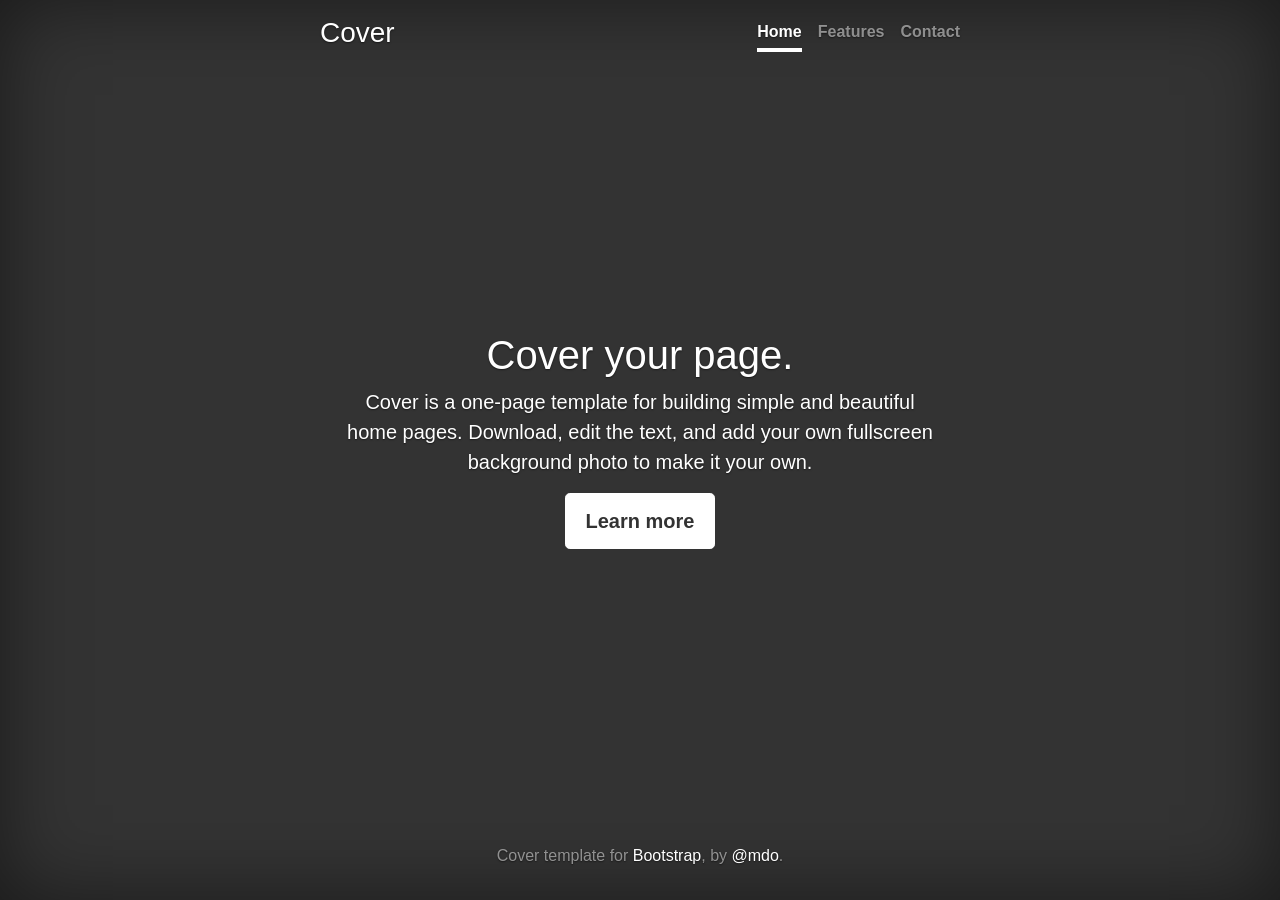
<file: v_teste_map/bootstrap-4.0.0/docs/4.0/examples/cover/index.html>
<!doctype html>
<html lang="en">
  <head>
    <meta charset="utf-8">
    <meta name="viewport" content="width=device-width, initial-scale=1, shrink-to-fit=no">
    <meta name="description" content="">
    <meta name="author" content="">
    <link rel="icon" href="../../../../favicon.ico">

    <title>Cover Template for Bootstrap</title>

    <!-- Bootstrap core CSS -->
    <link href="../../../../dist/css/bootstrap.min.css" rel="stylesheet">

    <!-- Custom styles for this template -->
    <link href="cover.css" rel="stylesheet">
  </head>

  <body class="text-center">

    <div class="cover-container d-flex h-100 p-3 mx-auto flex-column">
      <header class="masthead mb-auto">
        <div class="inner">
          <h3 class="masthead-brand">Cover</h3>
          <nav class="nav nav-masthead justify-content-center">
            <a class="nav-link active" href="#">Home</a>
            <a class="nav-link" href="#">Features</a>
            <a class="nav-link" href="#">Contact</a>
          </nav>
        </div>
      </header>

      <main role="main" class="inner cover">
        <h1 class="cover-heading">Cover your page.</h1>
        <p class="lead">Cover is a one-page template for building simple and beautiful home pages. Download, edit the text, and add your own fullscreen background photo to make it your own.</p>
        <p class="lead">
          <a href="#" class="btn btn-lg btn-secondary">Learn more</a>
        </p>
      </main>

      <footer class="mastfoot mt-auto">
        <div class="inner">
          <p>Cover template for <a href="https://getbootstrap.com/">Bootstrap</a>, by <a href="https://twitter.com/mdo">@mdo</a>.</p>
        </div>
      </footer>
    </div>


    <!-- Bootstrap core JavaScript
    ================================================== -->
    <!-- Placed at the end of the document so the pages load faster -->
    <script src="https://code.jquery.com/jquery-3.2.1.slim.min.js" integrity="sha384-KJ3o2DKtIkvYIK3UENzmM7KCkRr/rE9/Qpg6aAZGJwFDMVNA/GpGFF93hXpG5KkN" crossorigin="anonymous"></script>
    <script>window.jQuery || document.write('<script src="../../../../assets/js/vendor/jquery-slim.min.js"><\/script>')</script>
    <script src="../../../../assets/js/vendor/popper.min.js"></script>
    <script src="../../../../dist/js/bootstrap.min.js"></script>
  </body>
</html>
</file>
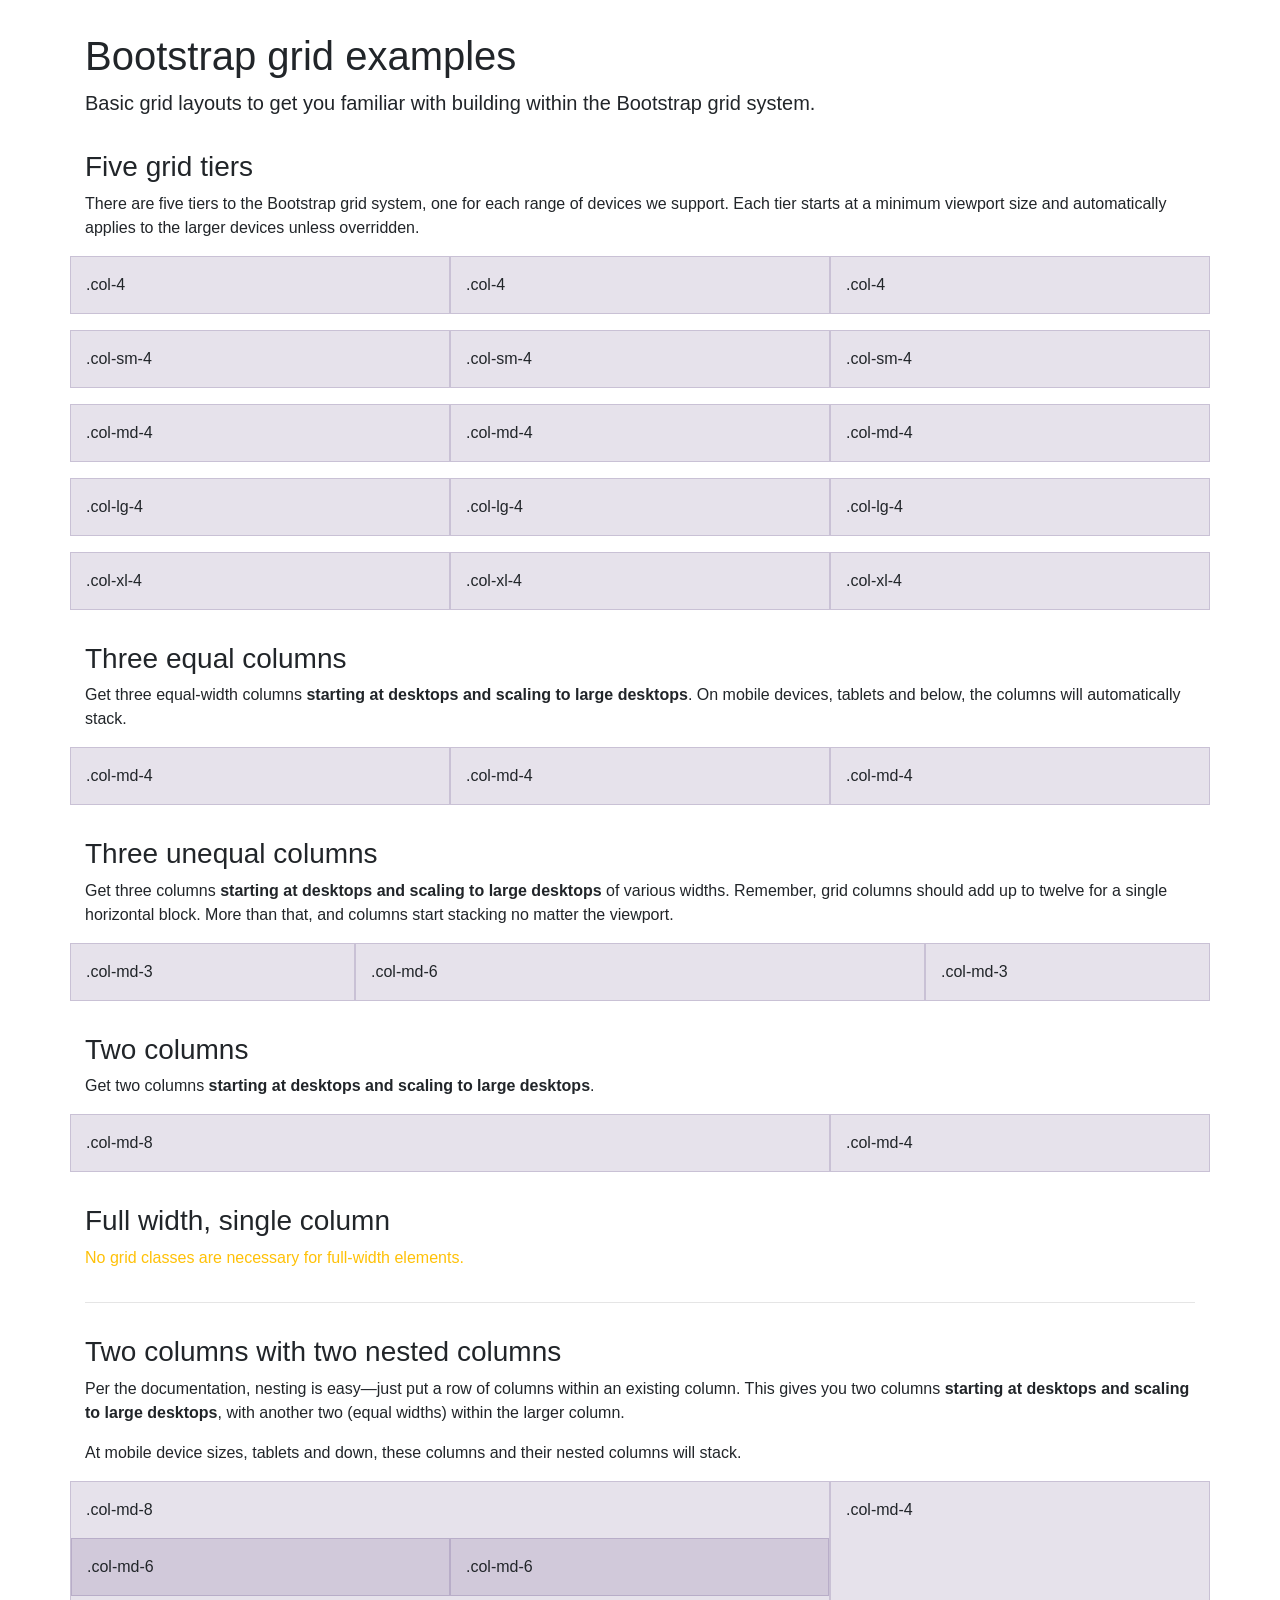
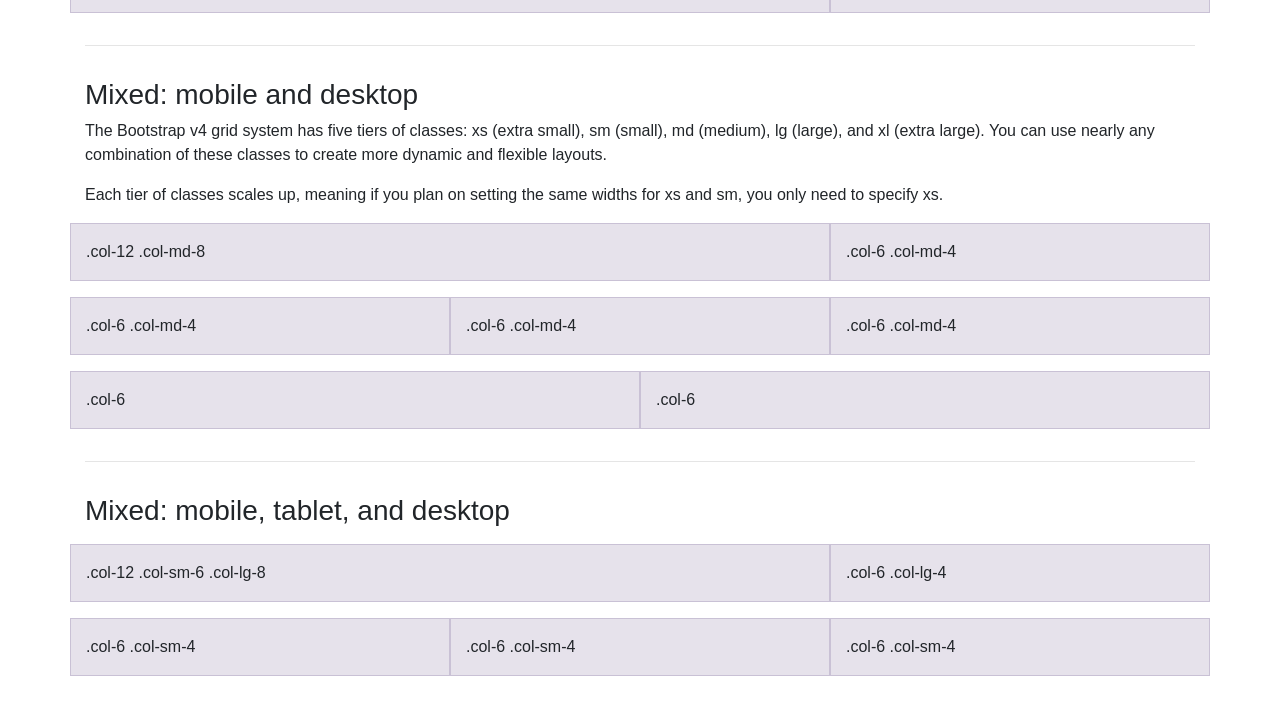
<file: v_teste_map/bootstrap-4.0.0/docs/4.0/examples/grid/index.html>
<!doctype html>
<html lang="en">
  <head>
    <meta charset="utf-8">
    <meta name="viewport" content="width=device-width, initial-scale=1, shrink-to-fit=no">
    <meta name="description" content="">
    <meta name="author" content="">
    <link rel="icon" href="../../../../favicon.ico">

    <title>Grid Template for Bootstrap</title>

    <!-- Bootstrap core CSS -->
    <link href="../../../../dist/css/bootstrap.min.css" rel="stylesheet">

    <!-- Custom styles for this template -->
    <link href="grid.css" rel="stylesheet">
  </head>

  <body>
    <div class="container">

      <h1>Bootstrap grid examples</h1>
      <p class="lead">Basic grid layouts to get you familiar with building within the Bootstrap grid system.</p>

      <h3>Five grid tiers</h3>
      <p>There are five tiers to the Bootstrap grid system, one for each range of devices we support. Each tier starts at a minimum viewport size and automatically applies to the larger devices unless overridden.</p>

      <div class="row">
        <div class="col-4">.col-4</div>
        <div class="col-4">.col-4</div>
        <div class="col-4">.col-4</div>
      </div>

      <div class="row">
        <div class="col-sm-4">.col-sm-4</div>
        <div class="col-sm-4">.col-sm-4</div>
        <div class="col-sm-4">.col-sm-4</div>
      </div>

      <div class="row">
        <div class="col-md-4">.col-md-4</div>
        <div class="col-md-4">.col-md-4</div>
        <div class="col-md-4">.col-md-4</div>
      </div>

      <div class="row">
        <div class="col-lg-4">.col-lg-4</div>
        <div class="col-lg-4">.col-lg-4</div>
        <div class="col-lg-4">.col-lg-4</div>
      </div>

      <div class="row">
        <div class="col-xl-4">.col-xl-4</div>
        <div class="col-xl-4">.col-xl-4</div>
        <div class="col-xl-4">.col-xl-4</div>
      </div>

      <h3>Three equal columns</h3>
      <p>Get three equal-width columns <strong>starting at desktops and scaling to large desktops</strong>. On mobile devices, tablets and below, the columns will automatically stack.</p>
      <div class="row">
        <div class="col-md-4">.col-md-4</div>
        <div class="col-md-4">.col-md-4</div>
        <div class="col-md-4">.col-md-4</div>
      </div>

      <h3>Three unequal columns</h3>
      <p>Get three columns <strong>starting at desktops and scaling to large desktops</strong> of various widths. Remember, grid columns should add up to twelve for a single horizontal block. More than that, and columns start stacking no matter the viewport.</p>
      <div class="row">
        <div class="col-md-3">.col-md-3</div>
        <div class="col-md-6">.col-md-6</div>
        <div class="col-md-3">.col-md-3</div>
      </div>

      <h3>Two columns</h3>
      <p>Get two columns <strong>starting at desktops and scaling to large desktops</strong>.</p>
      <div class="row">
        <div class="col-md-8">.col-md-8</div>
        <div class="col-md-4">.col-md-4</div>
      </div>

      <h3>Full width, single column</h3>
      <p class="text-warning">No grid classes are necessary for full-width elements.</p>

      <hr>

      <h3>Two columns with two nested columns</h3>
      <p>Per the documentation, nesting is easy—just put a row of columns within an existing column. This gives you two columns <strong>starting at desktops and scaling to large desktops</strong>, with another two (equal widths) within the larger column.</p>
      <p>At mobile device sizes, tablets and down, these columns and their nested columns will stack.</p>
      <div class="row">
        <div class="col-md-8">
          .col-md-8
          <div class="row">
            <div class="col-md-6">.col-md-6</div>
            <div class="col-md-6">.col-md-6</div>
          </div>
        </div>
        <div class="col-md-4">.col-md-4</div>
      </div>

      <hr>

      <h3>Mixed: mobile and desktop</h3>
      <p>The Bootstrap v4 grid system has five tiers of classes: xs (extra small), sm (small), md (medium), lg (large), and xl (extra large). You can use nearly any combination of these classes to create more dynamic and flexible layouts.</p>
      <p>Each tier of classes scales up, meaning if you plan on setting the same widths for xs and sm, you only need to specify xs.</p>
      <div class="row">
        <div class="col-12 col-md-8">.col-12 .col-md-8</div>
        <div class="col-6 col-md-4">.col-6 .col-md-4</div>
      </div>
      <div class="row">
        <div class="col-6 col-md-4">.col-6 .col-md-4</div>
        <div class="col-6 col-md-4">.col-6 .col-md-4</div>
        <div class="col-6 col-md-4">.col-6 .col-md-4</div>
      </div>
      <div class="row">
        <div class="col-6">.col-6</div>
        <div class="col-6">.col-6</div>
      </div>

      <hr>

      <h3>Mixed: mobile, tablet, and desktop</h3>
      <p></p>
      <div class="row">
        <div class="col-12 col-sm-6 col-lg-8">.col-12 .col-sm-6 .col-lg-8</div>
        <div class="col-6 col-lg-4">.col-6 .col-lg-4</div>
      </div>
      <div class="row">
        <div class="col-6 col-sm-4">.col-6 .col-sm-4</div>
        <div class="col-6 col-sm-4">.col-6 .col-sm-4</div>
        <div class="col-6 col-sm-4">.col-6 .col-sm-4</div>
      </div>

    </div> <!-- /container -->
  </body>
</html>
</file>
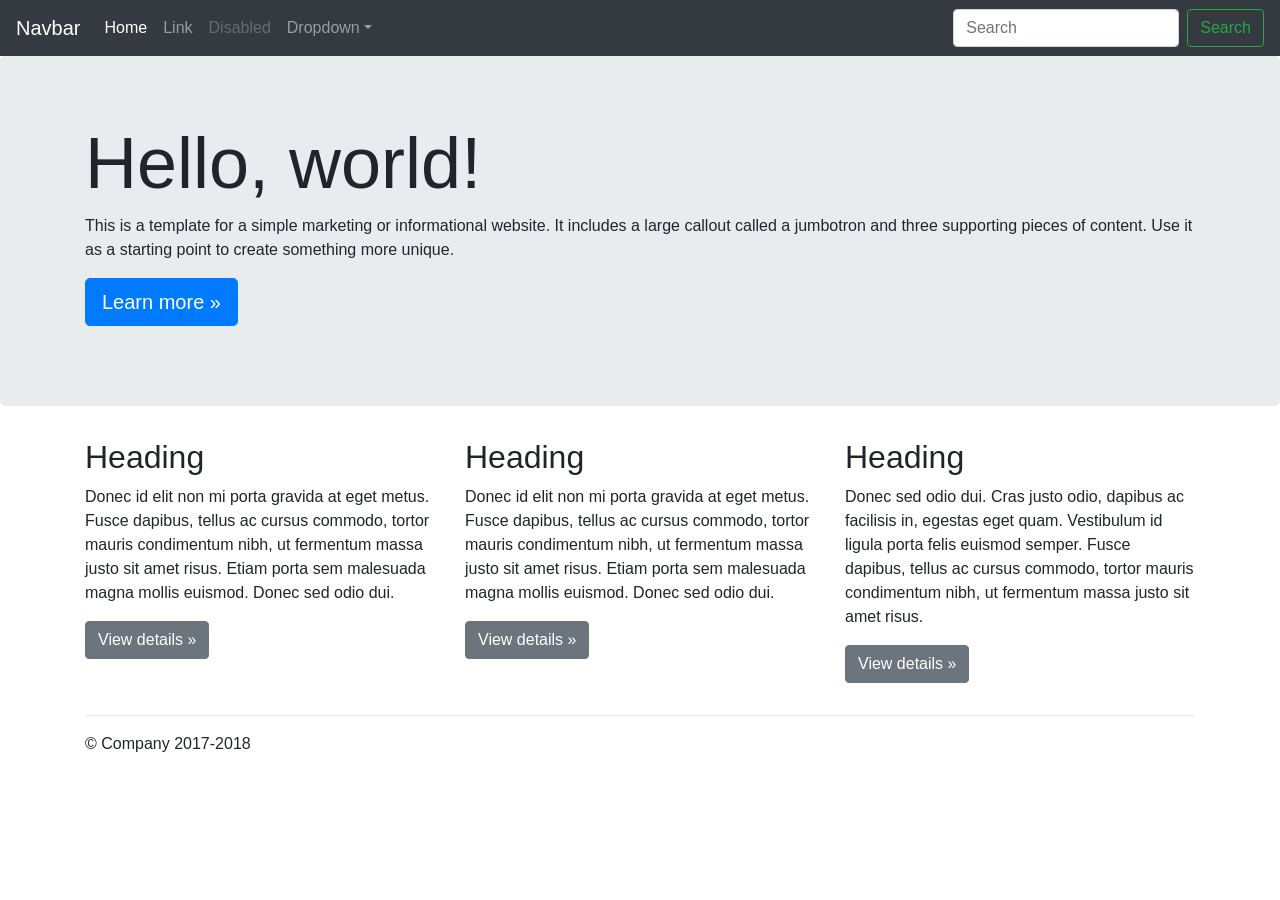
<file: v_teste_map/bootstrap-4.0.0/docs/4.0/examples/jumbotron/index.html>
<!doctype html>
<html lang="en">
  <head>
    <meta charset="utf-8">
    <meta name="viewport" content="width=device-width, initial-scale=1, shrink-to-fit=no">
    <meta name="description" content="">
    <meta name="author" content="">
    <link rel="icon" href="../../../../favicon.ico">

    <title>Jumbotron Template for Bootstrap</title>

    <!-- Bootstrap core CSS -->
    <link href="../../../../dist/css/bootstrap.min.css" rel="stylesheet">

    <!-- Custom styles for this template -->
    <link href="jumbotron.css" rel="stylesheet">
  </head>

  <body>

    <nav class="navbar navbar-expand-md navbar-dark fixed-top bg-dark">
      <a class="navbar-brand" href="#">Navbar</a>
      <button class="navbar-toggler" type="button" data-toggle="collapse" data-target="#navbarsExampleDefault" aria-controls="navbarsExampleDefault" aria-expanded="false" aria-label="Toggle navigation">
        <span class="navbar-toggler-icon"></span>
      </button>

      <div class="collapse navbar-collapse" id="navbarsExampleDefault">
        <ul class="navbar-nav mr-auto">
          <li class="nav-item active">
            <a class="nav-link" href="#">Home <span class="sr-only">(current)</span></a>
          </li>
          <li class="nav-item">
            <a class="nav-link" href="#">Link</a>
          </li>
          <li class="nav-item">
            <a class="nav-link disabled" href="#">Disabled</a>
          </li>
          <li class="nav-item dropdown">
            <a class="nav-link dropdown-toggle" href="http://example.com" id="dropdown01" data-toggle="dropdown" aria-haspopup="true" aria-expanded="false">Dropdown</a>
            <div class="dropdown-menu" aria-labelledby="dropdown01">
              <a class="dropdown-item" href="#">Action</a>
              <a class="dropdown-item" href="#">Another action</a>
              <a class="dropdown-item" href="#">Something else here</a>
            </div>
          </li>
        </ul>
        <form class="form-inline my-2 my-lg-0">
          <input class="form-control mr-sm-2" type="text" placeholder="Search" aria-label="Search">
          <button class="btn btn-outline-success my-2 my-sm-0" type="submit">Search</button>
        </form>
      </div>
    </nav>

    <main role="main">

      <!-- Main jumbotron for a primary marketing message or call to action -->
      <div class="jumbotron">
        <div class="container">
          <h1 class="display-3">Hello, world!</h1>
          <p>This is a template for a simple marketing or informational website. It includes a large callout called a jumbotron and three supporting pieces of content. Use it as a starting point to create something more unique.</p>
          <p><a class="btn btn-primary btn-lg" href="#" role="button">Learn more &raquo;</a></p>
        </div>
      </div>

      <div class="container">
        <!-- Example row of columns -->
        <div class="row">
          <div class="col-md-4">
            <h2>Heading</h2>
            <p>Donec id elit non mi porta gravida at eget metus. Fusce dapibus, tellus ac cursus commodo, tortor mauris condimentum nibh, ut fermentum massa justo sit amet risus. Etiam porta sem malesuada magna mollis euismod. Donec sed odio dui. </p>
            <p><a class="btn btn-secondary" href="#" role="button">View details &raquo;</a></p>
          </div>
          <div class="col-md-4">
            <h2>Heading</h2>
            <p>Donec id elit non mi porta gravida at eget metus. Fusce dapibus, tellus ac cursus commodo, tortor mauris condimentum nibh, ut fermentum massa justo sit amet risus. Etiam porta sem malesuada magna mollis euismod. Donec sed odio dui. </p>
            <p><a class="btn btn-secondary" href="#" role="button">View details &raquo;</a></p>
          </div>
          <div class="col-md-4">
            <h2>Heading</h2>
            <p>Donec sed odio dui. Cras justo odio, dapibus ac facilisis in, egestas eget quam. Vestibulum id ligula porta felis euismod semper. Fusce dapibus, tellus ac cursus commodo, tortor mauris condimentum nibh, ut fermentum massa justo sit amet risus.</p>
            <p><a class="btn btn-secondary" href="#" role="button">View details &raquo;</a></p>
          </div>
        </div>

        <hr>

      </div> <!-- /container -->

    </main>

    <footer class="container">
      <p>&copy; Company 2017-2018</p>
    </footer>

    <!-- Bootstrap core JavaScript
    ================================================== -->
    <!-- Placed at the end of the document so the pages load faster -->
    <script src="https://code.jquery.com/jquery-3.2.1.slim.min.js" integrity="sha384-KJ3o2DKtIkvYIK3UENzmM7KCkRr/rE9/Qpg6aAZGJwFDMVNA/GpGFF93hXpG5KkN" crossorigin="anonymous"></script>
    <script>window.jQuery || document.write('<script src="../../../../assets/js/vendor/jquery-slim.min.js"><\/script>')</script>
    <script src="../../../../assets/js/vendor/popper.min.js"></script>
    <script src="../../../../dist/js/bootstrap.min.js"></script>
  </body>
</html>
</file>
<file: v_teste_map/API_javascript/css/style.css>
* {
  box-sizing: border-box
}

html {
  -webkit-font-smoothing: antialiased;
  -moz-osx-font-smoothing: grayscale;
  font-family: 'Dosis', sans-serif;
  line-height: 1.6;
  color: #666;
  background: #F6F6F6;
}

#root {
  max-width: 1200px;
  margin: 0 auto;
}

h1 {
  text-align: center;
  padding: 1.5rem 2.5rem;
  background-image: linear-gradient(120deg, #fbc2eb 0%, #a6c1ee 100%);
  margin: 0 0 2rem 0;
  font-size: 1.5rem;
  color: white;
}

img {
  display: block;
  margin: 1rem auto;
  max-width: 100%;
}

p {
  padding: 0 2.5rem 2.5rem;
  margin: 0;
}

.container {
  display: flex;
  flex-wrap: wrap;
}

.card {
  margin: 1rem;
  background: white;
  box-shadow: 2px 4px 25px rgba(0, 0, 0, .1);
  border-radius: 12px;
  overflow: hidden;
  transition: all .2s linear;
}

.card:hover {
  box-shadow: 2px 8px 45px rgba(0, 0, 0, .15);
  transform: translate3D(0, -2px, 0);
}

@media screen and (min-width: 600px) {
  .card {
    flex: 1 1 calc(50% - 2rem);
  }
}

@media screen and (min-width: 900px) {
  .card {
    flex: 1 1 calc(33% - 2rem);
  }
}

.card:nth-child(2n) h1 {
  background-image: linear-gradient(120deg, #84fab0 0%, #8fd3f4 100%);
}

.card:nth-child(4n) h1 {
  background-image: linear-gradient(120deg, #ff9a9e 0%, #fecfef 100%);
}

.card:nth-child(5n) h1 {
  background-image: linear-gradient(120deg, #ffc3a0 0%, #ffafbd 100%);
}
</file>
<file: v_teste_map/bootstrap-4.0.0/docs/4.0/examples/album/album.css>
:root {
  --jumbotron-padding-y: 3rem;
}

.jumbotron {
  padding-top: var(--jumbotron-padding-y);
  padding-bottom: var(--jumbotron-padding-y);
  margin-bottom: 0;
  background-color: #fff;
}
@media (min-width: 768px) {
  .jumbotron {
    padding-top: calc(var(--jumbotron-padding-y) * 2);
    padding-bottom: calc(var(--jumbotron-padding-y) * 2);
  }
}

.jumbotron p:last-child {
  margin-bottom: 0;
}

.jumbotron-heading {
  font-weight: 300;
}

.jumbotron .container {
  max-width: 40rem;
}

footer {
  padding-top: 3rem;
  padding-bottom: 3rem;
}

footer p {
  margin-bottom: .25rem;
}

.box-shadow { box-shadow: 0 .25rem .75rem rgba(0, 0, 0, .05); }
</file>
<file: v_teste_map/bootstrap-4.0.0/docs/4.0/examples/blog/blog.css>
/* stylelint-disable selector-list-comma-newline-after */

.blog-header {
  line-height: 1;
  border-bottom: 1px solid #e5e5e5;
}

.blog-header-logo {
  font-family: "Playfair Display", Georgia, "Times New Roman", serif;
  font-size: 2.25rem;
}

.blog-header-logo:hover {
  text-decoration: none;
}

h1, h2, h3, h4, h5, h6 {
  font-family: "Playfair Display", Georgia, "Times New Roman", serif;
}

.display-4 {
  font-size: 2.5rem;
}
@media (min-width: 768px) {
  .display-4 {
    font-size: 3rem;
  }
}

.nav-scroller {
  position: relative;
  z-index: 2;
  height: 2.75rem;
  overflow-y: hidden;
}

.nav-scroller .nav {
  display: -webkit-box;
  display: -ms-flexbox;
  display: flex;
  -ms-flex-wrap: nowrap;
  flex-wrap: nowrap;
  padding-bottom: 1rem;
  margin-top: -1px;
  overflow-x: auto;
  text-align: center;
  white-space: nowrap;
  -webkit-overflow-scrolling: touch;
}

.nav-scroller .nav-link {
  padding-top: .75rem;
  padding-bottom: .75rem;
  font-size: .875rem;
}

.card-img-right {
  height: 100%;
  border-radius: 0 3px 3px 0;
}

.flex-auto {
  -ms-flex: 0 0 auto;
  -webkit-box-flex: 0;
  flex: 0 0 auto;
}

.h-250 { height: 250px; }
@media (min-width: 768px) {
  .h-md-250 { height: 250px; }
}

.border-top { border-top: 1px solid #e5e5e5; }
.border-bottom { border-bottom: 1px solid #e5e5e5; }

.box-shadow { box-shadow: 0 .25rem .75rem rgba(0, 0, 0, .05); }

/*
 * Blog name and description
 */
.blog-title {
  margin-bottom: 0;
  font-size: 2rem;
  font-weight: 400;
}
.blog-description {
  font-size: 1.1rem;
  color: #999;
}

@media (min-width: 40em) {
  .blog-title {
    font-size: 3.5rem;
  }
}

/* Pagination */
.blog-pagination {
  margin-bottom: 4rem;
}
.blog-pagination > .btn {
  border-radius: 2rem;
}

/*
 * Blog posts
 */
.blog-post {
  margin-bottom: 4rem;
}
.blog-post-title {
  margin-bottom: .25rem;
  font-size: 2.5rem;
}
.blog-post-meta {
  margin-bottom: 1.25rem;
  color: #999;
}

/*
 * Footer
 */
.blog-footer {
  padding: 2.5rem 0;
  color: #999;
  text-align: center;
  background-color: #f9f9f9;
  border-top: .05rem solid #e5e5e5;
}
.blog-footer p:last-child {
  margin-bottom: 0;
}
</file>
<file: v_teste_map/bootstrap-4.0.0/docs/4.0/examples/carousel/carousel.css>
/* GLOBAL STYLES
-------------------------------------------------- */
/* Padding below the footer and lighter body text */

body {
  padding-top: 3rem;
  padding-bottom: 3rem;
  color: #5a5a5a;
}


/* CUSTOMIZE THE CAROUSEL
-------------------------------------------------- */

/* Carousel base class */
.carousel {
  margin-bottom: 4rem;
}
/* Since positioning the image, we need to help out the caption */
.carousel-caption {
  bottom: 3rem;
  z-index: 10;
}

/* Declare heights because of positioning of img element */
.carousel-item {
  height: 32rem;
  background-color: #777;
}
.carousel-item > img {
  position: absolute;
  top: 0;
  left: 0;
  min-width: 100%;
  height: 32rem;
}


/* MARKETING CONTENT
-------------------------------------------------- */

/* Center align the text within the three columns below the carousel */
.marketing .col-lg-4 {
  margin-bottom: 1.5rem;
  text-align: center;
}
.marketing h2 {
  font-weight: 400;
}
.marketing .col-lg-4 p {
  margin-right: .75rem;
  margin-left: .75rem;
}


/* Featurettes
------------------------- */

.featurette-divider {
  margin: 5rem 0; /* Space out the Bootstrap <hr> more */
}

/* Thin out the marketing headings */
.featurette-heading {
  font-weight: 300;
  line-height: 1;
  letter-spacing: -.05rem;
}


/* RESPONSIVE CSS
-------------------------------------------------- */

@media (min-width: 40em) {
  /* Bump up size of carousel content */
  .carousel-caption p {
    margin-bottom: 1.25rem;
    font-size: 1.25rem;
    line-height: 1.4;
  }

  .featurette-heading {
    font-size: 50px;
  }
}

@media (min-width: 62em) {
  .featurette-heading {
    margin-top: 7rem;
  }
}
</file>
<file: v_teste_map/bootstrap-4.0.0/docs/4.0/examples/cover/cover.css>
/*
 * Globals
 */

/* Links */
a,
a:focus,
a:hover {
  color: #fff;
}

/* Custom default button */
.btn-secondary,
.btn-secondary:hover,
.btn-secondary:focus {
  color: #333;
  text-shadow: none; /* Prevent inheritance from `body` */
  background-color: #fff;
  border: .05rem solid #fff;
}


/*
 * Base structure
 */

html,
body {
  height: 100%;
  background-color: #333;
}

body {
  display: -ms-flexbox;
  display: -webkit-box;
  display: flex;
  -ms-flex-pack: center;
  -webkit-box-pack: center;
  justify-content: center;
  color: #fff;
  text-shadow: 0 .05rem .1rem rgba(0, 0, 0, .5);
  box-shadow: inset 0 0 5rem rgba(0, 0, 0, .5);
}

.cover-container {
  max-width: 42em;
}


/*
 * Header
 */
.masthead {
  margin-bottom: 2rem;
}

.masthead-brand {
  margin-bottom: 0;
}

.nav-masthead .nav-link {
  padding: .25rem 0;
  font-weight: 700;
  color: rgba(255, 255, 255, .5);
  background-color: transparent;
  border-bottom: .25rem solid transparent;
}

.nav-masthead .nav-link:hover,
.nav-masthead .nav-link:focus {
  border-bottom-color: rgba(255, 255, 255, .25);
}

.nav-masthead .nav-link + .nav-link {
  margin-left: 1rem;
}

.nav-masthead .active {
  color: #fff;
  border-bottom-color: #fff;
}

@media (min-width: 48em) {
  .masthead-brand {
    float: left;
  }
  .nav-masthead {
    float: right;
  }
}


/*
 * Cover
 */
.cover {
  padding: 0 1.5rem;
}
.cover .btn-lg {
  padding: .75rem 1.25rem;
  font-weight: 700;
}


/*
 * Footer
 */
.mastfoot {
  color: rgba(255, 255, 255, .5);
}
</file>
<file: v_teste_map/bootstrap-4.0.0/docs/4.0/examples/grid/grid.css>
body {
  padding-top: 2rem;
  padding-bottom: 2rem;
}

h3 {
  margin-top: 2rem;
}

.row {
  margin-bottom: 1rem;
}
.row .row {
  margin-top: 1rem;
  margin-bottom: 0;
}
[class*="col-"] {
  padding-top: 1rem;
  padding-bottom: 1rem;
  background-color: rgba(86, 61, 124, .15);
  border: 1px solid rgba(86, 61, 124, .2);
}

hr {
  margin-top: 2rem;
  margin-bottom: 2rem;
}
</file>
<file: v_teste_map/bootstrap-4.0.0/docs/4.0/examples/jumbotron/jumbotron.css>
/* Move down content because we have a fixed navbar that is 3.5rem tall */
body {
  padding-top: 3.5rem;
}
</file>
<file: v_teste_map/bootstrap-4.0.0/js/tests/vendor/qunit.css>
/*!
 * QUnit 2.4.1
 * https://qunitjs.com/
 *
 * Copyright jQuery Foundation and other contributors
 * Released under the MIT license
 * https://jquery.org/license
 *
 * Date: 2017-10-22T05:12Z
 */

/** Font Family and Sizes */

#qunit-tests, #qunit-header, #qunit-banner, #qunit-testrunner-toolbar, #qunit-filteredTest, #qunit-userAgent, #qunit-testresult {
	font-family: "Helvetica Neue Light", "HelveticaNeue-Light", "Helvetica Neue", Calibri, Helvetica, Arial, sans-serif;
}

#qunit-testrunner-toolbar, #qunit-filteredTest, #qunit-userAgent, #qunit-testresult, #qunit-tests li { font-size: small; }
#qunit-tests { font-size: smaller; }


/** Resets */

#qunit-tests, #qunit-header, #qunit-banner, #qunit-filteredTest, #qunit-userAgent, #qunit-testresult, #qunit-modulefilter {
	margin: 0;
	padding: 0;
}


/** Header (excluding toolbar) */

#qunit-header {
	padding: 0.5em 0 0.5em 1em;

	color: #8699A4;
	background-color: #0D3349;

	font-size: 1.5em;
	line-height: 1em;
	font-weight: 400;

	border-radius: 5px 5px 0 0;
}

#qunit-header a {
	text-decoration: none;
	color: #C2CCD1;
}

#qunit-header a:hover,
#qunit-header a:focus {
	color: #FFF;
}

#qunit-banner {
	height: 5px;
}

#qunit-filteredTest {
	padding: 0.5em 1em 0.5em 1em;
	color: #366097;
	background-color: #F4FF77;
}

#qunit-userAgent {
	padding: 0.5em 1em 0.5em 1em;
	color: #FFF;
	background-color: #2B81AF;
	text-shadow: rgba(0, 0, 0, 0.5) 2px 2px 1px;
}


/** Toolbar */

#qunit-testrunner-toolbar {
	padding: 0.5em 1em 0.5em 1em;
	color: #5E740B;
	background-color: #EEE;
}

#qunit-testrunner-toolbar .clearfix {
	height: 0;
	clear: both;
}

#qunit-testrunner-toolbar label {
	display: inline-block;
}

#qunit-testrunner-toolbar input[type=checkbox],
#qunit-testrunner-toolbar input[type=radio] {
	margin: 3px;
	vertical-align: -2px;
}

#qunit-testrunner-toolbar input[type=text] {
	box-sizing: border-box;
	height: 1.6em;
}

.qunit-url-config,
.qunit-filter,
#qunit-modulefilter {
	display: inline-block;
	line-height: 2.1em;
}

.qunit-filter,
#qunit-modulefilter {
	float: right;
	position: relative;
	margin-left: 1em;
}

.qunit-url-config label {
	margin-right: 0.5em;
}

#qunit-modulefilter-search {
	box-sizing: border-box;
	width: 400px;
}

#qunit-modulefilter-search-container:after {
	position: absolute;
	right: 0.3em;
	content: "\25bc";
	color: black;
}

#qunit-modulefilter-dropdown {
	/* align with #qunit-modulefilter-search */
	box-sizing: border-box;
	width: 400px;
	position: absolute;
	right: 0;
	top: 50%;
	margin-top: 0.8em;

	border: 1px solid #D3D3D3;
	border-top: none;
	border-radius: 0 0 .25em .25em;
	color: #000;
	background-color: #F5F5F5;
	z-index: 99;
}

#qunit-modulefilter-dropdown a {
	color: inherit;
	text-decoration: none;
}

#qunit-modulefilter-dropdown .clickable.checked {
	font-weight: bold;
	color: #000;
	background-color: #D2E0E6;
}

#qunit-modulefilter-dropdown .clickable:hover {
	color: #FFF;
	background-color: #0D3349;
}

#qunit-modulefilter-actions {
	display: block;
	overflow: auto;

	/* align with #qunit-modulefilter-dropdown-list */
	font: smaller/1.5em sans-serif;
}

#qunit-modulefilter-dropdown #qunit-modulefilter-actions > * {
	box-sizing: border-box;
	max-height: 2.8em;
	display: block;
	padding: 0.4em;
}

#qunit-modulefilter-dropdown #qunit-modulefilter-actions > button {
	float: right;
	font: inherit;
}

#qunit-modulefilter-dropdown #qunit-modulefilter-actions > :last-child {
	/* insert padding to align with checkbox margins */
	padding-left: 3px;
}

#qunit-modulefilter-dropdown-list {
	max-height: 200px;
	overflow-y: auto;
	margin: 0;
	border-top: 2px groove threedhighlight;
	padding: 0.4em 0 0;
	font: smaller/1.5em sans-serif;
}

#qunit-modulefilter-dropdown-list li {
	white-space: nowrap;
	overflow: hidden;
	text-overflow: ellipsis;
}

#qunit-modulefilter-dropdown-list .clickable {
	display: block;
	padding-left: 0.15em;
}


/** Tests: Pass/Fail */

#qunit-tests {
	list-style-position: inside;
}

#qunit-tests li {
	padding: 0.4em 1em 0.4em 1em;
	border-bottom: 1px solid #FFF;
	list-style-position: inside;
}

#qunit-tests > li {
	display: none;
}

#qunit-tests li.running,
#qunit-tests li.pass,
#qunit-tests li.fail,
#qunit-tests li.skipped,
#qunit-tests li.aborted {
	display: list-item;
}

#qunit-tests.hidepass {
	position: relative;
}

#qunit-tests.hidepass li.running,
#qunit-tests.hidepass li.pass:not(.todo) {
	visibility: hidden;
	position: absolute;
	width:   0;
	height:  0;
	padding: 0;
	border:  0;
	margin:  0;
}

#qunit-tests li strong {
	cursor: pointer;
}

#qunit-tests li.skipped strong {
	cursor: default;
}

#qunit-tests li a {
	padding: 0.5em;
	color: #C2CCD1;
	text-decoration: none;
}

#qunit-tests li p a {
	padding: 0.25em;
	color: #6B6464;
}
#qunit-tests li a:hover,
#qunit-tests li a:focus {
	color: #000;
}

#qunit-tests li .runtime {
	float: right;
	font-size: smaller;
}

.qunit-assert-list {
	margin-top: 0.5em;
	padding: 0.5em;

	background-color: #FFF;

	border-radius: 5px;
}

.qunit-source {
	margin: 0.6em 0 0.3em;
}

.qunit-collapsed {
	display: none;
}

#qunit-tests table {
	border-collapse: collapse;
	margin-top: 0.2em;
}

#qunit-tests th {
	text-align: right;
	vertical-align: top;
	padding: 0 0.5em 0 0;
}

#qunit-tests td {
	vertical-align: top;
}

#qunit-tests pre {
	margin: 0;
	white-space: pre-wrap;
	word-wrap: break-word;
}

#qunit-tests del {
	color: #374E0C;
	background-color: #E0F2BE;
	text-decoration: none;
}

#qunit-tests ins {
	color: #500;
	background-color: #FFCACA;
	text-decoration: none;
}

/*** Test Counts */

#qunit-tests b.counts                       { color: #000; }
#qunit-tests b.passed                       { color: #5E740B; }
#qunit-tests b.failed                       { color: #710909; }

#qunit-tests li li {
	padding: 5px;
	background-color: #FFF;
	border-bottom: none;
	list-style-position: inside;
}

/*** Passing Styles */

#qunit-tests li li.pass {
	color: #3C510C;
	background-color: #FFF;
	border-left: 10px solid #C6E746;
}

#qunit-tests .pass                          { color: #528CE0; background-color: #D2E0E6; }
#qunit-tests .pass .test-name               { color: #366097; }

#qunit-tests .pass .test-actual,
#qunit-tests .pass .test-expected           { color: #999; }

#qunit-banner.qunit-pass                    { background-color: #C6E746; }

/*** Failing Styles */

#qunit-tests li li.fail {
	color: #710909;
	background-color: #FFF;
	border-left: 10px solid #EE5757;
	white-space: pre;
}

#qunit-tests > li:last-child {
	border-radius: 0 0 5px 5px;
}

#qunit-tests .fail                          { color: #000; background-color: #EE5757; }
#qunit-tests .fail .test-name,
#qunit-tests .fail .module-name             { color: #000; }

#qunit-tests .fail .test-actual             { color: #EE5757; }
#qunit-tests .fail .test-expected           { color: #008000; }

#qunit-banner.qunit-fail                    { background-color: #EE5757; }


/*** Aborted tests */
#qunit-tests .aborted { color: #000; background-color: orange; }
/*** Skipped tests */

#qunit-tests .skipped {
	background-color: #EBECE9;
}

#qunit-tests .qunit-todo-label,
#qunit-tests .qunit-skipped-label {
	background-color: #F4FF77;
	display: inline-block;
	font-style: normal;
	color: #366097;
	line-height: 1.8em;
	padding: 0 0.5em;
	margin: -0.4em 0.4em -0.4em 0;
}

#qunit-tests .qunit-todo-label {
	background-color: #EEE;
}

/** Result */

#qunit-testresult {
	color: #2B81AF;
	background-color: #D2E0E6;

	border-bottom: 1px solid #FFF;
}
#qunit-testresult .clearfix {
	height: 0;
	clear: both;
}
#qunit-testresult .module-name {
	font-weight: 700;
}
#qunit-testresult-display {
	padding: 0.5em 1em 0.5em 1em;
	width: 85%;
	float:left;
}
#qunit-testresult-controls {
	padding: 0.5em 1em 0.5em 1em;
  width: 10%;
	float:left;
}

/** Fixture */

#qunit-fixture {
	position: absolute;
	top: -10000px;
	left: -10000px;
	width: 1000px;
	height: 1000px;
}
</file>
